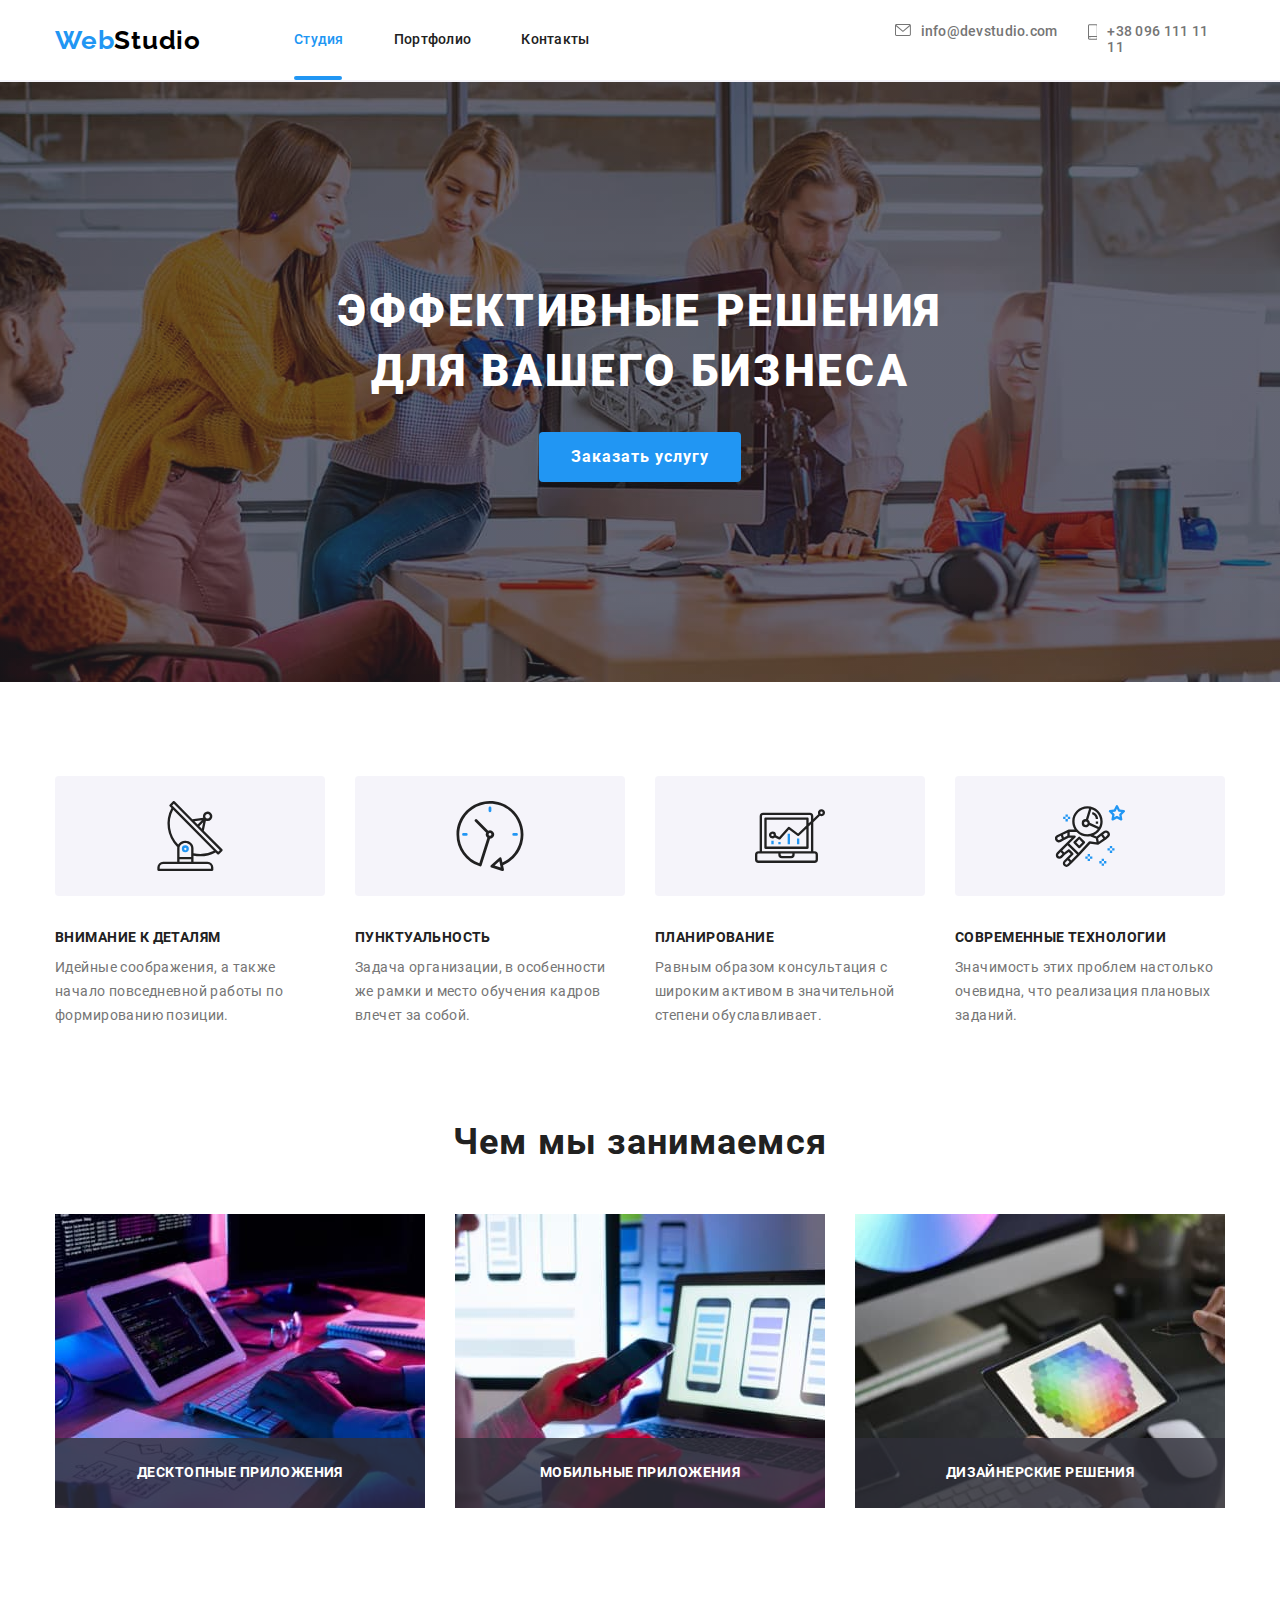
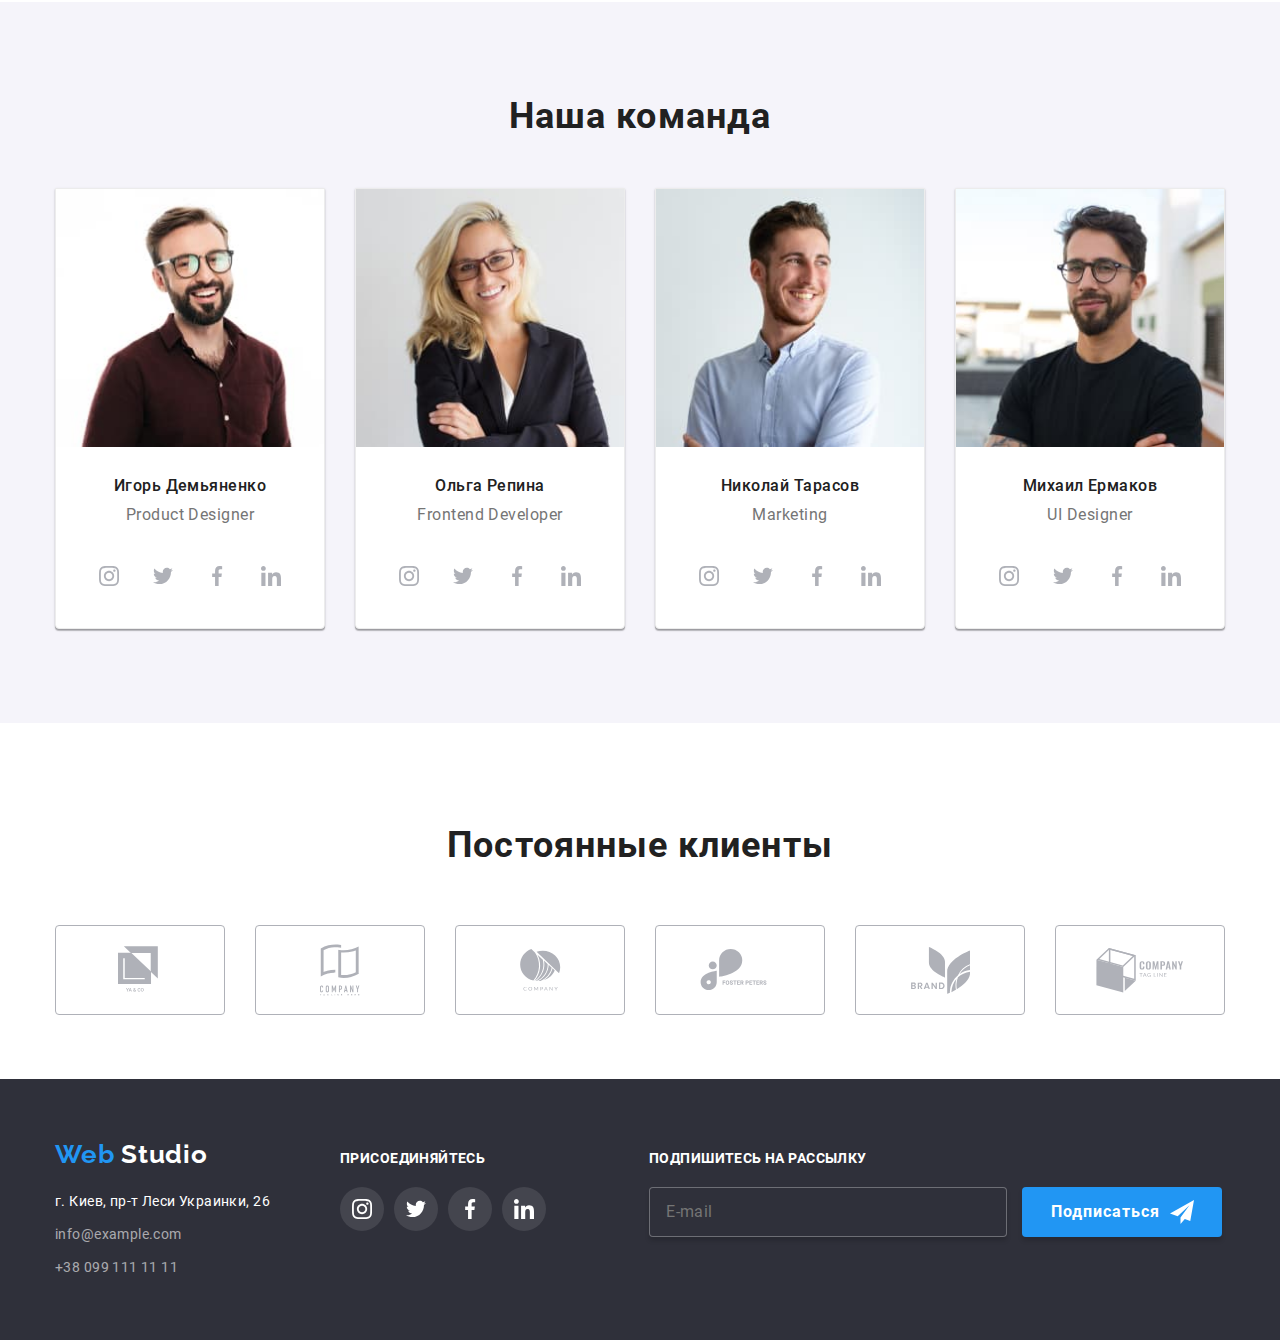
<file: index.html>
<!DOCTYPE html>
<html lang="ru">
  <head>
    <meta charset="UTF-8" />
    <meta name="viewport" content="width=device-width, initial-scale=1.0" />
    <title>Студия</title>
    <link rel="stylesheet" href="https://cdnjs.cloudflare.com/ajax/libs/modern-normalize/1.0.0/modern-normalize.min.css">
    <link rel="stylesheet" href="./css/main.min.css">
  </head>
  <body>
    <!--Шапка сайта-->

    <header class="page-header">
      <div class="container container-header">
        <!-- Логотип -->
       
        <a href="./index.html" lang="en" class="logo logo-header"><span class="logo-web">Web</span><span class="logo-studio">Studio</span></a>
      
        <!-- Навигация -->
  
        <nav class="site-nav">
          
        <ul class="navigation-button">
          <li class="item"><a class="site-nav-link studio" href="./index.html">Студия</a></li>
          <li class="item"><a class="site-nav-link" href="./portfolio.html">Портфолио</a></li>
          <li class="item"><a class="site-nav-link" href="./index-contacts.html">Контакты</a></li>
        </ul>
        <!-- Контакты -->
        <ul class="auth-nav">
          <li class="auth-nav-item">
            <a class="auth-nav-link" href="mailto:info@devstudio.com">
              <svg class="svg-mail">
                <use href="./images/sprite.svg#envelope"></use>
              </svg>
              info@devstudio.com</a></li>
          <li>
            <a class="auth-nav-link" href="tel:+380961111111">
              <svg class="svg-telephone">
                <use href="./images/sprite.svg#smartphone"></use>
              </svg>
              +38 096 111 11 11</a>
            </li>
          </ul>
      </nav>
      <button type="button" class="menu-button-open" aria-expanded="true">
        <svg class="open-icon"
        width="40" height="40">
        <use class="" href="./images/sprite4.svg#icon-menu"></use>
        </svg>
      </button>
  </div> 
  <!-- Мобильное меню -->
       <div class="mob-menu is-hidden">
       <div class="container">
          <button type="button" 
          class="menu-button-close" mob-menu>
            <svg 
            width="40" height="40">
              <use class="close-cross" href="./images/sprite4.svg#icon-close"></use>
            </svg>
          </button>
<div class="mob-menu-top">
         <ul class="mob-list">
            <li class="mob-item"><a class="mob-menu-link" href="./index.html">Студия</a></li>
            <li class="mob-item"><a class="mob-menu-link" href="./portfolio.html">Портфолио</a></li>
            <li class="mob-item"><a class="mob-menu-link" href="./index-contacts.html">Контакты</a></li>
          </ul>
        </div>
        <div class="mob-menu-bottom">
          <ul class="mob-contacts">
            <li class="mob-menu-item">
              <a class="mob-menu-link tel" href="tel:+380961111111">
                +38 096 111 11 11</a>
              </li>
          <li class="mob-mail">
            <a class="mob-menu-link mail" href="mailto:info@devstudio.com">
              info@devstudio.com</a></li>
          </ul>
          <ul class="mob-social-media">
            <li class="mob-social-item"><a class="mob-social-link" href="Instagram">Instagram</a></li>
            <li class="mob-social-item"><a class="mob-social-link" href="Twitter">Twitter</a></li>
            <li class="mob-social-item"><a class="mob-social-link" href="Facebook">Facebook</a></li>
            <li class="mob-social-item"><a class="mob-social-link" href="Linkedin">Linkedin</a></li>
          </ul>
        </div>
      </div> 
    </div> 
    </header>  
    <main>
      <!-- Герой-->
     <section class="hero overlay">
          <h1 class="hero-title">Эффективные решения для вашего бизнеса</h1>
          <button  type="button" class="button button-hero" data-modal-open>Заказать услугу</button>
      </section>

      <!--Особенности-->
      <section class="features">
        <div class="container">
          <h2 class="visually-hidden">Особенности</h2>
          <ul class="features-description">
              <li class="features-item antenna">
              <h3>Внимание к деталям</h3>
              <p>
                Идейные соображения, а также начало повседневной работы по
                формированию позиции.
              </p>
            </li>
            <li class="features-item clock">
              <h3>Пунктуальность</h3>
              <p>
                Задача организации, в особенности же рамки и место обучения кадров влечет за собой.
              </p>
            </li>
            <li class="features-item diagram">
              <h3>Планирование</h3>
              <p>
                Равным образом консультация с широким активом в значительной
                степени обуславливает.
              </p>
            </li>
            <li class="features-item astronaut">
              <h3>Современные технологии</h3>
              <p>
                Значимость этих проблем настолько очевидна, что реализация
                плановых заданий.
              </p>
            </li>
          </ul>
        </div>
        </section>
      <!--Деятельность-->
      <section class="work">
        <div class="container">
          <h2 class="work-title">Чем мы занимаемся</h2>
          <ul class="work-examples">
            <li class="work-item">
              <picture>
          <source
          srcset="
                ./images/desktop/1.jpg 1x,
                ./images/desktop/1@2x.jpg 2x"
                media="(min-width: 1200px)">
          <img 
          src="./images/img1-small.jpg" 
          alt="разработка веб-страниц" 
                />
              </picture>
              <p class="work-examples-overlay">Десктопные приложения</p>
            </li>
            <li class="work-item">
              <picture>
                <source
                srcset="
                      ./images/desktop/2.jpg 1x,
                      ./images/desktop/2@2x.jpg 2x"
                      media="(min-width: 1200px)">
              <img 
              src="./images/img2-small.jpg" 
              alt="разработка мобильных приложений" 
               />
              </picture>
              <p class="work-examples-overlay">Мобильные приложения</p>
            </li>
            <li class="work-item">
              <picture>
                <source
                srcset="
                      ./images/desktop/3.jpg 1x,
                      ./images/desktop/3@2x.jpg 2x"
                      media="(min-width: 1200px)">
              <img 
              src="./images/img3-small.jpg" 
              alt="графический дизайн"/>
            </picture>
              <p class="work-examples-overlay">Дизайнерские решения</p>
            </li>
          </ul>
        </div> 
      </section> 
      <!--Наша команда-->
      <section class="our-team">
        <div class="container">
          <h2 class="our-team-title">Наша команда</h2>
          <ul class="team-card">
            <li class="team-item">
              <picture>
                <source
                srcset="
                      ./images/desktop/desktop-photo-1.jpg 1x,
                      ./images/desktop/desktop-photo-1@2x.jpg 2x"
                      media="(min-width: 1200px)">
                <source
                srcset="
                      ./images/tablet/tablet-photo-1.jpg 1x,
                      ./images/tablet/tablet-photo-1@2x.jpg 2x"
                      media="(min-width: 768px)">
                <source
                      srcset="
                      ./images/mobile/mobile-photo-1.jpg 1x,
                      ./images/mobile/mobile-photo-1@2x.jpg 2x"
                            media="(min-width: 320px)">
              <img src="./images/team1-small.jpg" 
              alt="фото Игорь Демьяненко"/>
            </picture>
              <h3>Игорь Демьяненко</h3>
              <span>Product Designer</span>
              <ul class="social-media-list">
                <li class="social-media-item"><a class="social-media-link" href="" target="_blank" rel="noopener noreferrer">
                  <svg class="social-media-icon">
                    <use href="./images/sprite.svg#instagram"></use>
                  </svg></a></li>
                <li class="social-media-item"><a class="social-media-link" href="" target="_blank" rel="noopener noreferrer">
                  <svg class="social-media-icon">
                    <use href="./images/sprite.svg#twitter"></use>
                  </svg> </a></li>
                <li class="social-media-item"><a class="social-media-link" href="" target="_blank" rel="noopener noreferrer">
                  <svg class="social-media-icon">
                    <use href="./images/sprite.svg#facebook"></use>
                  </svg> </a></li>
                <li class="social-media-item"><a class="social-media-link" href="" target="_blank" rel="noopener noreferrer">
                  <svg class="social-media-icon">
                    <use href="./images/sprite.svg#linkedin"></use>
                  </svg></a></li>
              </ul>
            </li>
            <li class="team-item">
              <picture>
                <source
                srcset="
                      ./images/desktop/desktop-photo-2.jpg 1x,
                      ./images/desktop/desktop-photo-2@2x.jpg 2x"
                      media="(min-width: 1200px)">
                <source
                srcset="
                      ./images/tablet/tablet-photo-2.jpg 1x,
                      ./images/tablet/tablet-photo-2@2x.jpg 2x"
                      media="(min-width: 768px)">
                <source
                      srcset="
                      ./images/mobile/mobile-photo-2.jpg 1x,
                      ./images/mobile/mobile-photo-2@2x.jpg 2x"
                            media="(min-width: 320px)">
              <img 
              src="./images/team2-small.jpg" 
              alt="фото Ольга Репина"/>
            </picture>
              <h3>Ольга Репина</h3>
              <span>Frontend Developer</span>
              <ul class="social-media-list">
                <li class="social-media-item"><a class="social-media-link" href="" target="_blank" rel="noopener noreferrer">
                    <svg class="social-media-icon">
                      <use href="./images/sprite.svg#instagram"></use>
                    </svg></a></li>
                <li class="social-media-item"><a class="social-media-link" href="" target="_blank" rel="noopener noreferrer">
                    <svg class="social-media-icon">
                      <use href="./images/sprite.svg#twitter"></use>
                    </svg> </a></li>
                <li class="social-media-item"><a class="social-media-link" href="" target="_blank" rel="noopener noreferrer">
                    <svg class="social-media-icon">
                      <use href="./images/sprite.svg#facebook"></use>
                    </svg> </a></li>
                <li class="social-media-item"><a class="social-media-link" href="" target="_blank" rel="noopener noreferrer">
                    <svg class="social-media-icon">
                      <use href="./images/sprite.svg#linkedin"></use>
                    </svg></a></li>
              </ul>
            </li>
            <li class="team-item">
              <picture>
                <source
                srcset="
                      ./images/desktop/desktop-photo-3.jpg 1x,
                      ./images/desktop/desktop-photo-3@2x.jpg 2x"
                      media="(min-width: 1200px)">
                <source
                srcset="
                      ./images/tablet/tablet-photo-3.jpg 1x,
                      ./images/tablet/tablet-photo-3@2x.jpg 2x"
                      media="(min-width: 768px)">
                <source
                      srcset="
                      ./images/mobile/mobile-photo-3.jpg 1x,
                      ./images/mobile/mobile-photo-3@2x.jpg 2x"
                            media="(min-width: 320px)">
              <img 
              src="./images/team3-small.jpg" 
              alt="фото Николай Тарасов"/>
              </picture>
              <h3>Николай Тарасов</h3>
              <span>Marketing</span>
              <ul class="social-media-list">
                <li class="social-media-item"><a class="social-media-link" href="" target="_blank" rel="noopener noreferrer">
                    <svg class="social-media-icon">
                      <use href="./images/sprite.svg#instagram"></use>
                    </svg></a></li>
                <li class="social-media-item"><a class="social-media-link" href="" target="_blank" rel="noopener noreferrer">
                    <svg class="social-media-icon">
                      <use href="./images/sprite.svg#twitter"></use>
                    </svg> </a></li>
                <li class="social-media-item"><a class="social-media-link" href="" target="_blank" rel="noopener noreferrer">
                    <svg class="social-media-icon">
                      <use href="./images/sprite.svg#facebook"></use>
                    </svg> </a></li>
                <li class="social-media-item"><a class="social-media-link" href="" target="_blank" rel="noopener noreferrer">
                    <svg class="social-media-icon">
                      <use href="./images/sprite.svg#linkedin"></use>
                    </svg></a></li>
              </ul>
            </li>
            <li class="team-item">
              <picture>
                <source
                srcset="
                      ./images/desktop/desktop-photo-4.jpg 1x,
                      ./images/desktop/desktop-photo-4@2x.jpg 2x"
                      media="(min-width: 1200px)">
                <source
                srcset="
                      ./images/tablet/tablet-photo-4.jpg 1x,
                      ./images/tablet/tablet-photo-4@2x.jpg 2x"
                      media="(min-width: 768px)">
                <source
                      srcset="
                      ./images/mobile/mobile-photo-4.jpg 1x,
                      ./images/mobile/mobile-photo-4@2x.jpg 2x"
                            media="(min-width: 320px)">
              <img 
              src="./images/team4-small.jpg" 
              alt="фото Михаил Ермаков"/>
              </picture>
              <h3>Михаил Ермаков</h3>
              <span>UI Designer</span>
              <ul class="social-media-list">
                <li class="social-media-item"><a class="social-media-link" href="" target="_blank" rel="noopener noreferrer">
                    <svg class="social-media-icon">
                      <use href="./images/sprite.svg#instagram"></use>
                    </svg></a></li>
                <li class="social-media-item"><a class="social-media-link" href="" target="_blank" rel="noopener noreferrer">
                    <svg class="social-media-icon">
                      <use href="./images/sprite.svg#twitter"></use>
                    </svg> </a></li>
                <li class="social-media-item"><a class="social-media-link" href="" target="_blank" rel="noopener noreferrer">
                    <svg class="social-media-icon">
                      <use href="./images/sprite.svg#facebook"></use>
                    </svg> </a></li>
                <li class="social-media-item"><a class="social-media-link" href="" target="_blank" rel="noopener noreferrer">
                    <svg class="social-media-icon">
                      <use href="./images/sprite.svg#linkedin"></use>
                    </svg></a></li>
              </ul>
            </li>
          </ul>
        </div> 
      </section> 
      <!-- Permanent clients -->
       <section class="permanent-clients">
        <div class="container">
        <h2 class="permanent-clients-title">Постоянные клиенты</h2>
        <ul class="partners">
          <li class="thumb"><a class="partners-logo-link" href="">
            <svg class="partners-logo-svg" width="44" height="49">
              <use href="./images/sprite.svg#logo1"></use></svg>
          </a></li>
          <li class="thumb"><a class="partners-logo-link" href="">
            <svg class="partners-logo-svg" width="40" height="52">
                <use href="./images/sprite.svg#logo2"></use></svg>
            </a></li>
          <li class="thumb"><a class="partners-logo-link" href="">
            <svg class="partners-logo-svg" width="41" height="42">
                <use href="./images/sprite.svg#logo3"></use></svg>
              </a></li>
          <li class="thumb"><a class="partners-logo-link" href="">
              <svg class="partners-logo-svg" width="80" height="42">
                  <use href="./images/sprite.svg#logo4"></use></svg>
                </a></li>
          <li class="thumb"><a class="partners-logo-link" href="">
              <svg class="partners-logo-svg" width="59" height="47">
                  <use href="./images/sprite.svg#logo5"></use></svg>
                  </a></li>
          <li class="thumb"><a class="partners-logo-link" href="">
              <svg class="partners-logo-svg" width="88" height="45">
                  <use href="./images/sprite.svg#logo6"></use></svg>
                    </a></li>
        </ul>
        </div>
      </section> 
    </main>
    <!--подвал-->
        <footer class="footer">
          <div class="container container-footer">
            <div class="tablet-footer">
              <div class="contacts">
            <a href="./index.html" lang="en" class="logo logo-footer"><span class="logo-web">Web</span>
              <span class="logo-studio-footer">Studio</span></a>
            <address>
              <ul class="footer-list">
                <li class="footer-address">г. Киев, пр-т Леси Украинки, 26<br /></li>
                <li class="footer-item"><a href="mailto:info@example.com" class="footer-contacts">info@example.com</a><br /></li>
                <li class="footer-item"><a href="tel:+380991111111" class="footer-contacts">+38 099 111 11 11</a><br /></li>
              </ul>
            </address>
          </div>
          <div class="join-us">
            <p class="join-title">Присоединяйтесь</p>
              <ul class="social-media-list">
                <li class="social-media-item"><a class="social-media-link social-media-link-footer" href="" target="_blank" rel="noopener noreferrer">
                    <svg class="social-media-icon social-media-icon-footer">
                      <use href="./images/sprite.svg#instagram"></use>
                    </svg></a></li>
                <li class="social-media-item"><a class="social-media-link social-media-link-footer" href="" target="_blank" rel="noopener noreferrer">
                    <svg class="social-media-icon social-media-icon-footer">
                      <use href="./images/sprite.svg#twitter"></use>
                    </svg> </a></li>
                <li class="social-media-item"><a class="social-media-link social-media-link-footer" href="" target="_blank" rel="noopener noreferrer">
                    <svg class="social-media-icon social-media-icon-footer">
                      <use href="./images/sprite.svg#facebook"></use>
                    </svg> </a></li>
                <li class="social-media-item"><a class="social-media-link social-media-link-footer" href="" target="_blank" rel="noopener noreferrer">
                    <svg class="social-media-icon social-media-icon-footer">
                      <use href="./images/sprite.svg#linkedin"></use>
                    </svg></a></li>
              </ul>
          </div>
        </div>
          <form>
          <div class="join-us-form">
            <p class="join-title">Подпишитесь на рассылку</p>
            <input class="form-input" type="email"  name="email" placeholder="E-mail" required>
            <button class="button button-footer" type="submit">Подписаться</button>
          </div>
          </form>
          </div> 
        </footer>
    <div class="backdrop is-hidden" data-modal>
      <div class="modal">
        <div class="modal modal-window">
        <button type="button" class="modal-button" data-modal-close>
          <svg class="close-button" width="18" height="18">
            <use href="./images/sprite2.svg#close-button"></use>
          </svg>
        </button>
        <p class="modal-title">Оставьте свои данные, мы вам перезвоним</p>
        <form class="form-list">
          <div role="group" class="contact-form"> 

          <label class="form-item" for="name">Имя</label>
            <div class="input-icon">
            <input class="modal-input" type="text" id="name" name="name" placeholder=" ">
              <svg class="form-icon">
              <use href="./images/sprite2.svg#person-black"></use>
              </svg>
            </div>
       

          <label class="form-item" for="tel">Телефон</label>
            <div class="input-icon">
            <input class="modal-input" type="tel" name="tel" id="tel" placeholder=" ">
            <svg class="form-icon">
              <use href="./images/sprite2.svg#telephone"></use>
            </svg>
          </div>

          <label class="form-item" for="email">Почта</label>
            <div class="input-icon">
            <input class="modal-input" type="email" name="email" id="email" placeholder=" ">
            <svg class="form-icon">
              <use href="./images/sprite2.svg#email-black"></use>
            </svg>
          </div>  

          <label class="form-item" for="textarea">Комментарий</label>
          <textarea class="comment" name="comment" id="textarea" cols="30" rows="6" placeholder="Введите текст"></textarea>

          
          <label class="checkbox-agreement" for="checkbox">
            <input class="checkbox" type="checkbox" name="agreement" id="checkbox">
            <span class="checkbox-item"></span>
           <span class="agreement">Соглашаюсь с рассылкой и принимаю <a class="agreement agreement-link" href="" target="_blank" rel="noopener noreferrer">Условия договора</a></span>
          </label>

          <button class="button button-checkbox" type="submit">Отправить</button>
          </div>
          
        </form>
        </div>
      </div>
    </div>
    <script src="./js/modal.js"></script>
    <script src="./js/menu.js"></script>
  </body>
</html>
</file>
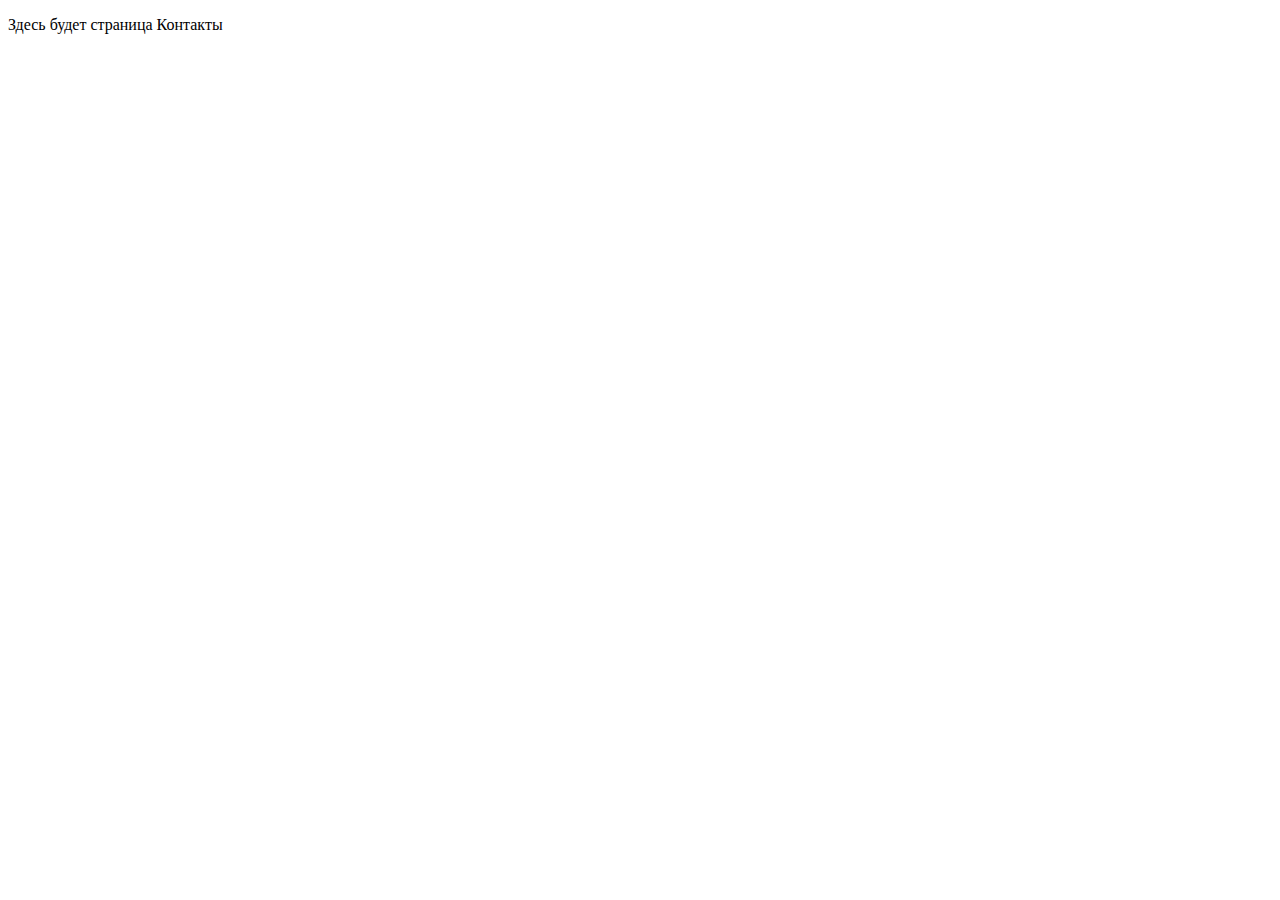
<file: index-contacts.html>
<!DOCTYPE html>
<html lang="en">
  <head>
    <meta charset="UTF-8" />
    <meta name="viewport" content="width=device-width, initial-scale=1.0" />
    <title>Контакты</title>
  </head>
  <body>
    <p>Здесь будет страница Контакты</p>
  </body>
</html>
</file>
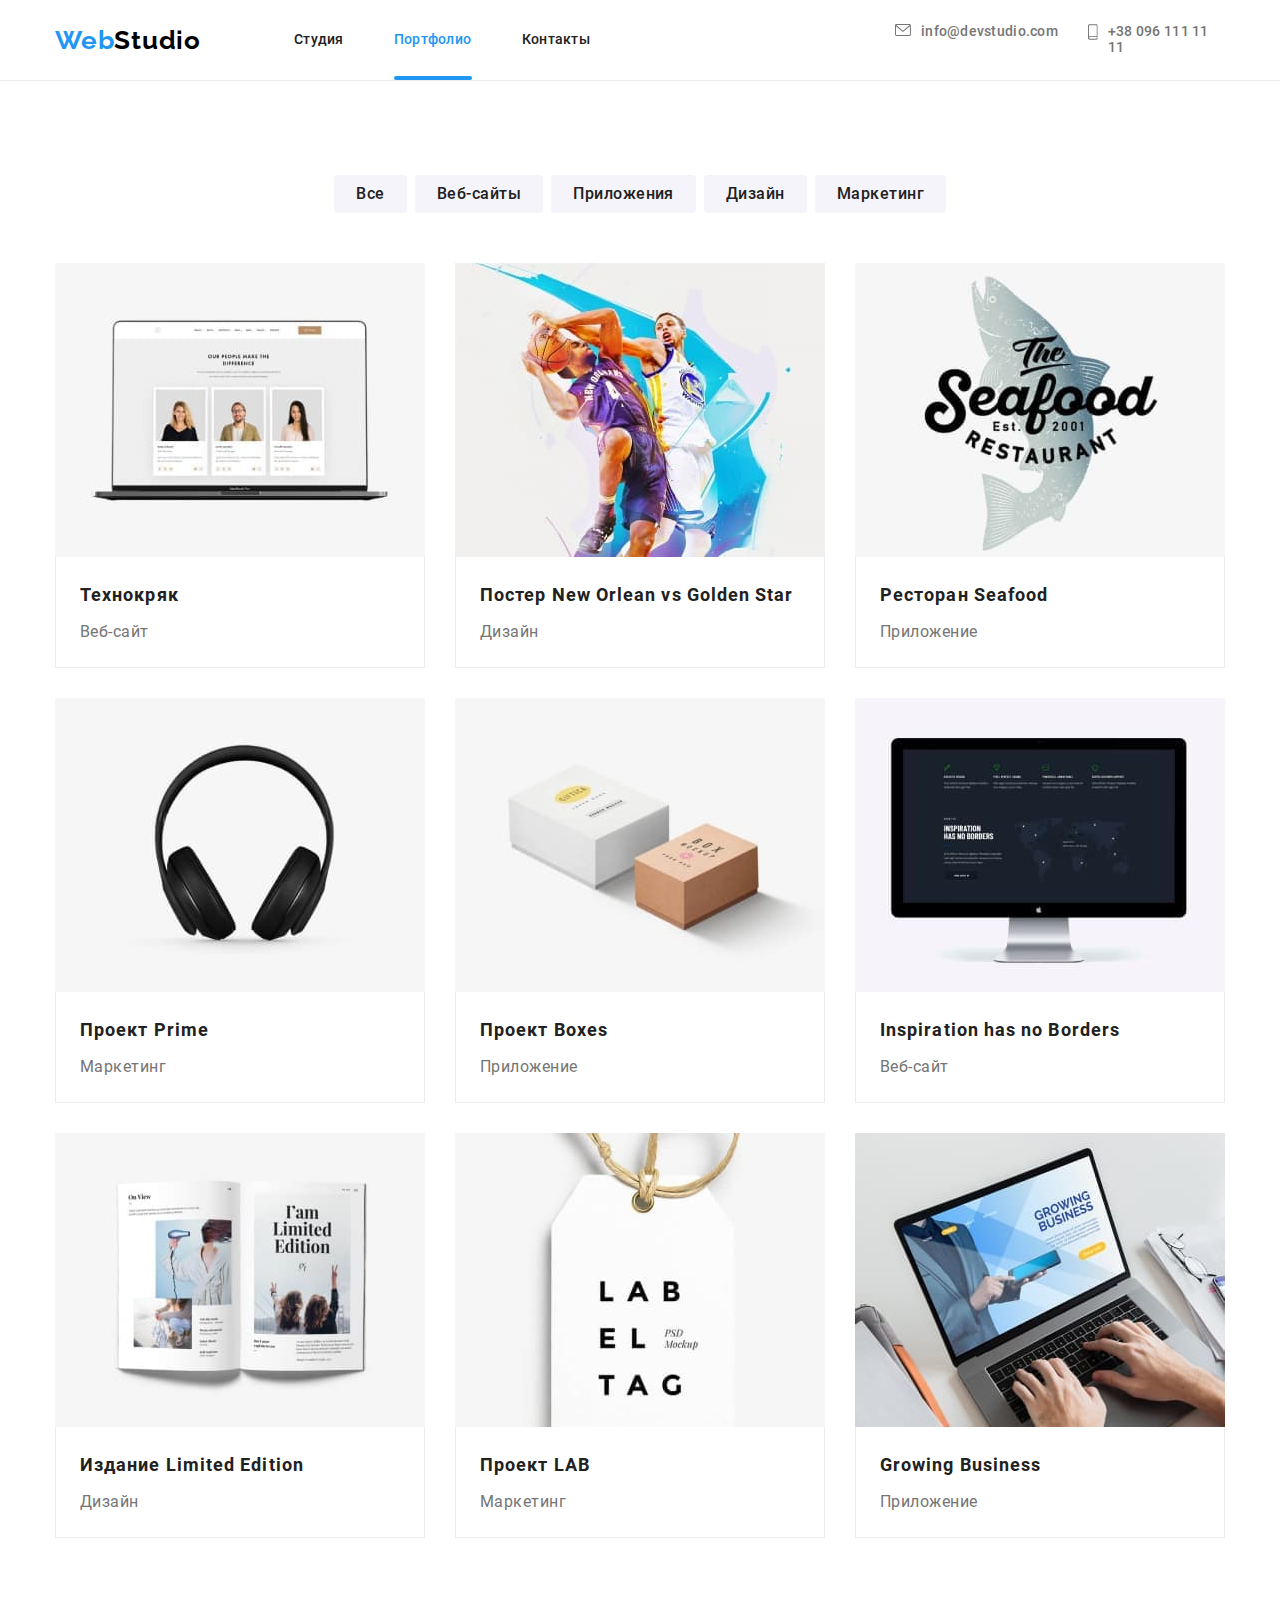
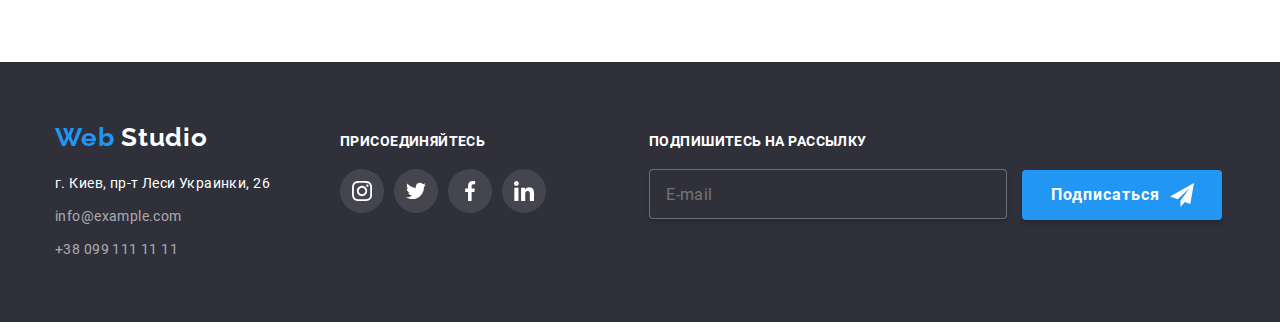
<file: portfolio.html>
<!DOCTYPE html>
<html lang="ru">
  <head>
    <meta charset="UTF-8" />
    <meta name="viewport" content="width=device-width, initial-scale=1.0" />
    <title>Портфолио</title>
    <link rel="stylesheet" href="https://cdnjs.cloudflare.com/ajax/libs/modern-normalize/1.0.0/modern-normalize.min.css">
   <!--  <link rel="stylesheet" href="./css/portfolio.css"> -->
   <link rel="stylesheet" href="./css/portfolio.min.css">
  </head>

  <body>
    <!--Шапка сайта-->
    <header class="page-header">
      <div class="container container-header">
        <!-- Логотип -->
        <a href="./index.html" lang="en" class="logo logo-header"><span class="logo-web">Web</span><span
          class="logo-studio">Studio</span></a>

            <!-- Навигация -->
        <nav class="site-nav">
        
          <ul class="navigation-button">
            <li class="item"><a href="./index.html" class="site-nav-link">Студия</a></li>
            <li class="item"><a href="./portfolio.html" class="site-nav-link portfolio">Портфолио</a></li>
            <li class="item"><a href="./index-contacts.html" class="site-nav-link">Контакты</a></li>
          </ul>
        
         <!-- Контакты -->
        <ul class="auth-nav">
          <li class="auth-nav-item">
            <a class="auth-nav-link" href="mailto:info@devstudio.com">
            <svg class="svg-mail">
              <use href="./images/sprite.svg#envelope"></use></svg>
            info@devstudio.com</a></li>
          <li>
            <a class="auth-nav-link" href="tel:+380961111111">
            <svg class="svg-telephone">
              <use href="./images/sprite.svg#smartphone"></use></svg>
            +38 096 111 11 11</a></li>
        </ul>
      </nav>
        <button type="button" class="menu-button-open" aria-expanded="true">
          <svg class="open-icon"
          width="40" height="40">
          <use class="" href="./images/sprite4.svg#icon-menu"></use>
          </svg>
        </button>
      </div>

      <!-- Мобильное меню -->
      <div class="mob-menu is-hidden">
        <div class="container">
           <button type="button" 
           class="menu-button-close" mob-menu>
             <svg 
             width="40" height="40">
               <use class="close-cross" href="./images/sprite4.svg#icon-close"></use>
             </svg>
           </button>
 <div class="mob-menu-top">
          <ul class="mob-list">
             <li class="mob-item"><a class="mob-menu-link" href="./index.html">Студия</a></li>
             <li class="mob-item"><a class="mob-menu-link" href="./portfolio.html">Портфолио</a></li>
             <li class="mob-item"><a class="mob-menu-link" href="./index-contacts.html">Контакты</a></li>
           </ul>
         </div>
         <div class="mob-menu-bottom">
           <ul class="mob-contacts">
             <li class="mob-menu-item">
               <a class="mob-menu-link tel" href="tel:+380961111111">
                 +38 096 111 11 11</a>
               </li>
           <li class="mob-mail">
             <a class="mob-menu-link mail" href="mailto:info@devstudio.com">
               info@devstudio.com</a></li>
           </ul>
           <ul class="mob-social-media">
             <li class="mob-social-item"><a class="mob-social-link" href="Instagram">Instagram</a></li>
             <li class="mob-social-item"><a class="mob-social-link" href="Twitter">Twitter</a></li>
             <li class="mob-social-item"><a class="mob-social-link" href="Facebook">Facebook</a></li>
             <li class="mob-social-item"><a class="mob-social-link" href="Linkedin">Linkedin</a></li>
           </ul>
         </div>
       </div> 
     </div> 
    </header>
    <main>
      <section class="our-projects">
        <div class="container">
          <h1 class="visually-hidden">Наши работы</h1>
          <ul class="projects-list">
            <li class="project-item"> <button type="button" class="button-project-list">Все</button></li>
            <li class="project-item"> <button type="button" class="button-project-list">Веб-сайты</button></li>
            <li class="project-item"> <button type="button" class="button-project-list">Приложения</button></li>
            <li class="project-item"> <button type="button" class="button-project-list">Дизайн</button></li>
            <li class="project-item"> <button type="button" class="button-project-list">Маркетинг</button></li>
          </ul>
          <ul class="project-card">
            <li class="project-example">
              <a class="project-item" href="">
                <div class="project-thumb">
                <picture>
                  <source 
                  srcset="
                  ./images/desktop/desktop-portfolio1.jpg 1x,
                  ./images/desktop/desktop-portfolio1@2x.jpg 2x"
                  media="(min-width: 1200px)">

                  <source 
                  srcset="
                  ./images/tablet/tablet-portfolio-1.jpg 1x,
                  ./images/tablet/tablet-portfolio-1@2x.jpg 2x"
                  media="(min-width: 768px)">

                  <source 
                  srcset="
                  ./images/mobile/mobile-portfolio-1.jpg 1x,
                  ./images/mobile/mobile-portfolio-1@2x.jpg 2x"
                  media="(min-width: 320px)">
                <img src="./portfolio-examples/portfolio1.jpg"  alt="ноутбук"/>
              </picture>
                <p class="overlay-text">Технокряк это современная площадка распространения коронавируса. Компании используют эту платформу для цифрового
                  шпионажа и атак на защищённые сервера конкурентов.</p>
                </div>
                <div class="description">
                 <h2>Технокряк</h2>
                <p>Веб-сайт</p> 
              </div>
             </a>
            </li>
            <li class="project-example">
              <a class="project-item" href="">
                <div class="project-thumb">
                  <picture>
                    <source 
                    srcset="
                    ./images/desktop/desktop-portfolio2.jpg 1x,
                    ./images/desktop/desktop-portfolio2@2x.jpg 2x"
                    media="(min-width: 1200px)">
  
                    <source 
                    srcset="
                    ./images/tablet/tablet-portfolio-2.jpg 1x,
                    ./images/tablet/tablet-portfolio-2@2x.jpg 2x"
                    media="(min-width: 768px)">
  
                    <source 
                    srcset="
                    ./images/mobile/mobile-portfolio-2.jpg 1x,
                    ./images/mobile/mobile-portfolio-2@2x.jpg 2x"
                    media="(min-width: 320px)">
                <img src="./portfolio-examples/portfolio2.jpg"  alt="баскетболисты в игре" />
              </picture>

                <p class="overlay-text">Технокряк это современная площадка распространения коронавируса. Компании используют эту
                    платформу для цифрового
                    шпионажа и атак на защищённые сервера конкурентов.</p>
                </div>
                <div class="description">
                  <h2>Постер <span lang="en">New Orlean vs Golden Star</span> </h2>
                  <p>Дизайн</p>
                </div>
              </a>
            </li>
            <li class="project-example">
              <a class="project-item" href="">
                <div class="project-thumb">
                  <picture>
                    <source 
                    srcset="
                    ./images/desktop/desktop-portfolio3.jpg 1x,
                    ./images/desktop/desktop-portfolio3@2x.jpg 2x"
                    media="(min-width: 1200px)">
  
                    <source 
                    srcset="
                    ./images/tablet/tablet-portfolio-3.jpg 1x,
                    ./images/tablet/tablet-portfolio-3@2x.jpg 2x"
                    media="(min-width: 768px)">
  
                    <source 
                    srcset="
                    ./images/mobile/mobile-portfolio-3.jpg 1x,
                    ./images/mobile/mobile-portfolio-3@2x.jpg 2x"
                    media="(min-width: 320px)">
                    <img src="./portfolio-examples/portfolio3.jpg"  alt="логотип ресторана"/>
              </picture>
                
                <p class="overlay-text">Технокряк это современная площадка распространения коронавируса. Компании используют эту
                  платформу для цифрового
                  шпионажа и атак на защищённые сервера конкурентов.</p>
                  </div>
                <div class="description"> 
                  <h2>Ресторан <span lang="en">Seafood</span></h2>
                  <p>Приложение</p>
                </div>
              </a>
            </li>
            <li class="project-example">
              <a class="project-item" href="">
                <div class="project-thumb">
                  <picture>
                    <source 
                    srcset="
                    ./images/desktop/desktop-portfolio4.jpg 1x,
                    ./images/desktop/desktop-portfolio4@2x.jpg 2x"
                    media="(min-width: 1200px)">
  
                    <source 
                    srcset="
                    ./images/tablet/tablet-portfolio-4.jpg 1x,
                    ./images/tablet/tablet-portfolio-4@2x.jpg 2x"
                    media="(min-width: 768px)">
  
                    <source 
                    srcset="
                    ./images/mobile/mobile-portfolio-4.jpg 1x,
                    ./images/mobile/mobile-portfolio-4@2x.jpg 2x"
                    media="(min-width: 320px)">
                    <img src="./portfolio-examples/portfolio4.jpg"  alt="наушники"/>
                  </picture>
                
                <p class="overlay-text">Технокряк это современная площадка распространения коронавируса. Компании используют эту
                  платформу для цифрового
                  шпионажа и атак на защищённые сервера конкурентов.</p>
                  </div>
                <div class="description">
                  <h2>Проект <span lang="en">Prime</span></h2>
                  <p>Маркетинг</p>
                </div>
              </a>
            </li>
            <li class="project-example">
              <a class="project-item" href="">
                <div class="project-thumb">
                  <picture>
                    <source 
                    srcset="
                    ./images/desktop/desktop-portfolio5.jpg 1x,
                    ./images/desktop/desktop-portfolio5@2x.jpg 2x"
                    media="(min-width: 1200px)">
  
                    <source 
                    srcset="
                    ./images/tablet/tablet-portfolio-5.jpg 1x,
                    ./images/tablet/tablet-portfolio-5@2x.jpg 2x"
                    media="(min-width: 768px)">
  
                    <source 
                    srcset="
                    ./images/mobile/mobile-portfolio-5.jpg 1x,
                    ./images/mobile/mobile-portfolio-5@2x.jpg 2x"
                    media="(min-width: 320px)">
                    <img src="./portfolio-examples/portfolio5.jpg"  alt="две коробки"/>
                  </picture>
                
                <p class="overlay-text">Технокряк это современная площадка распространения коронавируса. Компании используют эту
                  платформу для цифрового
                  шпионажа и атак на защищённые сервера конкурентов.</p>
                  </div>
                <div class="description">
                  <h2>Проект <span lang="en">Boxes</span></h2>
                  <p>Приложение</p>
                </div>
              </a>
            </li>
            <li class="project-example">
              <a class="project-item" href="">
                <div class="project-thumb">
                  <picture>
                    <source 
                    srcset="
                    ./images/desktop/desktop-portfolio6.jpg 1x,
                    ./images/desktop/desktop-portfolio6@2x.jpg 2x"
                    media="(min-width: 1200px)">
  
                    <source 
                    srcset="
                    ./images/tablet/tablet-portfolio-6.jpg 1x,
                    ./images/tablet/tablet-portfolio-6@2x.jpg 2x"
                    media="(min-width: 768px)">
  
                    <source 
                    srcset="
                    ./images/mobile/mobile-portfolio-6.jpg 1x,
                    ./images/mobile/mobile-portfolio-6@2x.jpg 2x"
                    media="(min-width: 320px)">
                    <img src="./portfolio-examples/portfolio6.jpg"  alt="монитор"/>
                  </picture>
        
                <p class="overlay-text">Технокряк это современная площадка распространения коронавируса. Компании используют эту
                  платформу для цифрового
                  шпионажа и атак на защищённые сервера конкурентов.</p>
                  </div>
                <div class="description">
                  <h2 lang="en">Inspiration has no Borders</h2>
                  <p>Веб-сайт</p>
                </div>
              </a>
            </li>
            <li class="project-example">
              <a class="project-item" href="">
                <div class="project-thumb">
                  <picture>
                    <source 
                    srcset="
                    ./images/desktop/desktop-portfolio7.jpg 1x,
                    ./images/desktop/desktop-portfolio7@2x.jpg 2x"
                    media="(min-width: 1200px)">
  
                    <source 
                    srcset="
                    ./images/tablet/tablet-portfolio-7.jpg 1x,
                    ./images/tablet/tablet-portfolio-7@2x.jpg 2x"
                    media="(min-width: 768px)">
  
                    <source 
                    srcset="
                    ./images/mobile/mobile-portfolio-7.jpg 1x,
                    ./images/mobile/mobile-portfolio-7@2x.jpg 2x"
                    media="(min-width: 320px)">
                    <img src="./portfolio-examples/portfolio7.jpg"  alt="журнал"/>
                  </picture>
                
                <p class="overlay-text">Технокряк это современная площадка распространения коронавируса. Компании используют эту
                  платформу для цифрового
                  шпионажа и атак на защищённые сервера конкурентов.</p>
                  </div>
                <div class="description">
                  <h2>Издание <span lang="en">Limited Edition</span></h2>
                  <p>Дизайн</p>
                </div> 
              </a>
            </li>
            <li class="project-example">
              <a class="project-item" href="">
                <div class="project-thumb">
                  <picture>
                    <source 
                    srcset="
                    ./images/desktop/desktop-portfolio8.jpg 1x,
                    ./images/desktop/desktop-portfolio8@2x.jpg 2x"
                    media="(min-width: 1200px)">
  
                    <source 
                    srcset="
                    ./images/tablet/tablet-portfolio-8.jpg 1x,
                    ./images/tablet/tablet-portfolio-8@2x.jpg 2x"
                    media="(min-width: 768px)">
  
                    <source 
                    srcset="
                    ./images/mobile/mobile-portfolio-8.jpg 1x,
                    ./images/mobile/mobile-portfolio-8@2x.jpg 2x"
                    media="(min-width: 320px)">
                    <img src="./portfolio-examples/portfolio8.jpg"  alt="этикетка"/>
                  </picture>
               
                <p class="overlay-text">Технокряк это современная площадка распространения коронавируса. Компании используют эту
                  платформу для цифрового
                  шпионажа и атак на защищённые сервера конкурентов.</p>
                  </div>
                <div class="description">
                  <h2>Проект <span lang="en">LAB</span></h2>
                  <p>Маркетинг</p>
                </div>
              </a>
            </li>
            <li class="project-example">
              <a class="project-item" href="">
                <div class="project-thumb">
                  <picture>
                    <source 
                    srcset="
                    ./images/desktop/desktop-portfolio9.jpg 1x,
                    ./images/desktop/desktop-portfolio9@2x.jpg 2x"
                    media="(min-width: 1200px)">
  
                    <source 
                    srcset="
                    ./images/tablet/tablet-portfolio-9.jpg 1x,
                    ./images/tablet/tablet-portfolio-9@2x.jpg 2x"
                    media="(min-width: 768px)">
  
                    <source 
                    srcset="
                    ./images/mobile/mobile-portfolio-9.jpg 1x,
                    ./images/mobile/mobile-portfolio-9@2x.jpg 2x"
                    media="(min-width: 320px)">
                    <img src="./portfolio-examples/portfolio9.jpg"  alt="человек работает за ноутбуком"/>
                  </picture>
                 
                <p class="overlay-text">Технокряк это современная площадка распространения коронавируса. Компании используют эту
                  платформу для цифрового
                  шпионажа и атак на защищённые сервера конкурентов.</p>
                  </div>
                <div class="description">
                  <h2 lang="en">Growing Business</h2>
                  <p>Приложение</p>
                </div>
              </a>
            </li>
          </ul>
        </div>
      </section>
    </main>
  <!--подвал-->
  <footer class="footer">
    <div class="container container-footer">
      <div class="tablet-footer">
        <div class="contacts">
      <a href="./index.html" lang="en" class="logo logo-footer"><span class="logo-web">Web</span>
        <span class="logo-studio-footer">Studio</span></a>
      <address>
        <ul class="footer-list">
          <li class="footer-address">г. Киев, пр-т Леси Украинки, 26<br /></li>
          <li class="footer-item"><a href="mailto:info@example.com" class="footer-contacts">info@example.com</a><br /></li>
          <li class="footer-item"><a href="tel:+380991111111" class="footer-contacts">+38 099 111 11 11</a><br /></li>
        </ul>
      </address>
      </div>
      <div class="join-us">
        <p class="join-title">Присоединяйтесь</p>
        <ul class="social-media-list">
          <li class="social-media-item"><a class="social-media-link social-media-link-footer" href="" target="_blank" rel="noopener noreferrer">
              <svg class="social-media-icon social-media-icon-footer">
                <use href="./images/sprite.svg#instagram"></use> </svg></a></li>
          <li class="social-media-item"><a class="social-media-link social-media-link-footer" href="" target="_blank" rel="noopener noreferrer">
              <svg class="social-media-icon social-media-icon-footer">
                <use href="./images/sprite.svg#twitter"></use>
              </svg> </a></li>
          <li class="social-media-item"><a class="social-media-link social-media-link-footer" href="" target="_blank" rel="noopener noreferrer">
              <svg class="social-media-icon social-media-icon-footer">
                <use href="./images/sprite.svg#facebook"></use>
              </svg> </a></li>
          <li class="social-media-item"><a class="social-media-link social-media-link-footer" href="" target="_blank" rel="noopener noreferrer">
              <svg class="social-media-icon social-media-icon-footer">
                <use href="./images/sprite.svg#linkedin"></use></svg></a></li> 
        </ul>
      </div>
    </div>
      <form>
        <div class="join-us-form">
          <p class="join-title">Подпишитесь на рассылку</p>
          <input class="form-input"  type="email" name="email" placeholder="E-mail" required>
          <button class="button button-footer" type="submit">Подписаться</button>
        </div>
      </form>
      </div>
  </footer>
  <script src="./js/menu.js"></script>
  </body>
</html>
</file>
<file: css/portfolio.css>
/* raleway-regular - latin_cyrillic */
@font-face {
  font-family: "Raleway";
  font-style: normal;
  font-weight: 400;
  src: url("../fonts/raleway/raleway-v18-latin_cyrillic-regular.eot");
  src: local(""), url("../fonts/raleway/raleway-v18-latin_cyrillic-regular.eot?#iefix") format("embedded-opentype"), url("../fonts/raleway/raleway-v18-latin_cyrillic-regular.woff2") format("woff2"), url("../fonts/raleway/raleway-v18-latin_cyrillic-regular.woff") format("woff"), url("../fonts/raleway/raleway-v18-latin_cyrillic-regular.ttf") format("truetype"), url("../fonts/raleway/raleway-v18-latin_cyrillic-regular.svg#Raleway") format("svg");
}

/* raleway-700 - latin_cyrillic */
@font-face {
  font-family: "Raleway";
  font-style: normal;
  font-weight: 700;
  src: url("../fonts/raleway/raleway-v18-latin_cyrillic-700.eot");
  src: local(""), url("../fonts/raleway/raleway-v18-latin_cyrillic-700.eot?#iefix") format("embedded-opentype"), url("../fonts/raleway/raleway-v18-latin_cyrillic-700.woff2") format("woff2"), url("../fonts/raleway/raleway-v18-latin_cyrillic-700.woff") format("woff"), url("../fonts/raleway/raleway-v18-latin_cyrillic-700.ttf") format("truetype"), url("../fonts/raleway/raleway-v18-latin_cyrillic-700.svg#Raleway") format("svg");
}

/* roboto-regular - latin_cyrillic */
@font-face {
  font-family: "Roboto";
  font-style: normal;
  font-weight: 400;
  src: url("../fonts/roboto/roboto-v20-latin_cyrillic-regular.eot");
  src: local(""), url("../fonts/roboto/roboto-v20-latin_cyrillic-regular.eot?#iefix") format("embedded-opentype"), url("../fonts/roboto/roboto-v20-latin_cyrillic-regular.woff2") format("woff2"), url("../fonts/roboto/roboto-v20-latin_cyrillic-regular.woff") format("woff"), url("../fonts/roboto/roboto-v20-latin_cyrillic-regular.ttf") format("truetype"), url("../fonts/roboto/roboto-v20-latin_cyrillic-regular.svg#Roboto") format("svg");
}

/* roboto-500 - latin_cyrillic */
@font-face {
  font-family: "Roboto";
  font-style: normal;
  font-weight: 500;
  src: url("../fonts/roboto/roboto-v20-latin_cyrillic-500.eot");
  src: local(""), url("../fonts/roboto/roboto-v20-latin_cyrillic-500.eot?#iefix") format("embedded-opentype"), url("../fonts/roboto/roboto-v20-latin_cyrillic-500.woff2") format("woff2"), url("../fonts/roboto/roboto-v20-latin_cyrillic-500.woff") format("woff"), url("../fonts/roboto/roboto-v20-latin_cyrillic-500.ttf") format("truetype"), url("../fonts/roboto/roboto-v20-latin_cyrillic-500.svg#Roboto") format("svg");
}

/* roboto-700 - latin_cyrillic */
@font-face {
  font-family: "Roboto";
  font-style: normal;
  font-weight: 700;
  src: url("../fonts/roboto/roboto-v20-latin_cyrillic-700.eot");
  src: local(""), url("../fonts/roboto/roboto-v20-latin_cyrillic-700.eot?#iefix") format("embedded-opentype"), url("../fonts/roboto/roboto-v20-latin_cyrillic-700.woff2") format("woff2"), url("../fonts/roboto/roboto-v20-latin_cyrillic-700.woff") format("woff"), url("../fonts/roboto/roboto-v20-latin_cyrillic-700.ttf") format("truetype"), url("../fonts/roboto/roboto-v20-latin_cyrillic-700.svg#Roboto") format("svg");
}

/* roboto-900 - latin_cyrillic */
@font-face {
  font-family: "Roboto";
  font-style: normal;
  font-weight: 900;
  src: url("../fonts/roboto/roboto-v20-latin_cyrillic-900.eot");
  src: local(""), url("../fonts/roboto/roboto-v20-latin_cyrillic-900.eot?#iefix") format("embedded-opentype"), url("../fonts/roboto/roboto-v20-latin_cyrillic-900.woff2") format("woff2"), url("../fonts/roboto/roboto-v20-latin_cyrillic-900.woff") format("woff"), url("../fonts/roboto/roboto-v20-latin_cyrillic-900.ttf") format("truetype"), url("../fonts/roboto/roboto-v20-latin_cyrillic-900.svg#Roboto") format("svg");
}

body {
  font-family: "Roboto", sans-serif;
}

img {
  display: block;
  max-width: 100%;
  height: auto;
}

.visually-hidden {
  position: absolute;
  clip: rect(0 0 0 0);
  width: 1px;
  height: 1px;
  margin: -1px;
}

.is-hidden {
  visibility: hidden;
  opacity: 0;
  pointer-events: none;
}

a {
  text-decoration: none;
}

ul {
  list-style: none;
  padding: 0;
  margin: 0;
}

.container {
  padding-left: 15px;
  padding-right: 15px;
  margin-left: auto;
  margin-right: auto;
}

@media screen and (min-width: 480px) {
  .container {
    width: 480px;
  }
}

@media screen and (min-width: 768px) {
  .container {
    width: 768px;
  }
}

@media screen and (min-width: 1200px) {
  .container {
    width: 1200px;
  }
}

.container-header {
  display: -webkit-box;
  display: -ms-flexbox;
  display: flex;
  -webkit-box-pack: justify;
      -ms-flex-pack: justify;
          justify-content: space-between;
  -webkit-box-align: center;
      -ms-flex-align: center;
          align-items: center;
}

@media screen and (min-width: 480px) {
  .container-header {
    width: 480px;
  }
}

@media screen and (min-width: 768px) {
  .container-header {
    width: 768px;
    display: -webkit-box;
    display: -ms-flexbox;
    display: flex;
  }
}

@media screen and (min-width: 1200px) {
  .container-header {
    width: 1200px;
  }
}

@media screen and (min-width: 480px) {
  .container-header-footer {
    width: 480px;
  }
}

@media screen and (min-width: 768px) {
  .container-header-footer {
    width: 768px;
  }
}

@media screen and (min-width: 1200px) {
  .container-footer {
    width: 1200px;
    display: -webkit-box;
    display: -ms-flexbox;
    display: flex;
  }
}

.page-header {
  background-color: #ffffff;
  border-bottom: 1px solid #ececec;
}

@media screen and (max-width: 767px) {
  .page-header {
    padding-bottom: 16px;
    padding-top: 16px;
  }
}

.item {
  display: -webkit-box;
  display: -ms-flexbox;
  display: flex;
  font-weight: 500;
  font-size: 14px;
  line-height: 1.14;
  letter-spacing: 0.02em;
}

.mob-menu {
  position: fixed;
  top: 0;
  left: 0;
  background-color: #ffffff;
  width: 100%;
  height: 100%;
  z-index: 5;
  padding-top: 48px;
  padding-bottom: 48px;
  padding-left: 40px;
}

.mob-menu .container {
  height: 100%;
  display: -webkit-box;
  display: -ms-flexbox;
  display: flex;
  -webkit-box-orient: vertical;
  -webkit-box-direction: normal;
      -ms-flex-direction: column;
          flex-direction: column;
  -webkit-box-pack: justify;
      -ms-flex-pack: justify;
          justify-content: space-between;
}

.mob-item:not(:last-child) {
  margin-bottom: 32px;
}

.mob-menu-item:not(:last-child) {
  margin-bottom: 32px;
}

.mob-social-media {
  display: -webkit-box;
  display: -ms-flexbox;
  display: flex;
}

.mob-social-item:not(:last-child) {
  border-right: 1px solid rgba(33, 33, 33, 0.2);
}

.mob-social-item:not(:last-child):first-child {
  margin-left: -10px;
}

.mob-contacts {
  margin-bottom: 64px;
}

.mob-social-link {
  display: block;
  color: #2196f3;
  font-weight: 500;
  font-size: 18px;
  line-height: 1.22;
  letter-spacing: 0.02em;
  padding-right: 10px;
  padding-left: 10px;
}

.header-close {
  display: none;
}

.site-nav {
  display: -webkit-box;
  display: -ms-flexbox;
  display: flex;
  -webkit-box-align: center;
      -ms-flex-align: center;
          align-items: center;
}

@media screen and (min-width: 768px) {
  .site-nav {
    -webkit-box-align: center;
        -ms-flex-align: center;
            align-items: center;
  }
}

@media screen and (min-width: 768px) {
  .site-nav-link {
    color: #212121;
    padding-top: 32px;
    padding-bottom: 32px;
    -webkit-transition-duration: 250ms;
            transition-duration: 250ms;
    -webkit-transition-timing-function: cubic-bezier(0.4, 0, 0.2, 1);
            transition-timing-function: cubic-bezier(0.4, 0, 0.2, 1);
  }
  .site-nav-link:hover, .site-nav-link:focus {
    color: #2196f3;
  }
}

.mob-menu-link {
  color: #212121;
  font-weight: 500;
  font-size: 40px;
  line-height: 1.17;
  letter-spacing: 0.02em;
}

.mob-menu-link:hover, .mob-menu-link:focus {
  color: #2196f3;
}

.tel {
  color: #2196f3;
  font-size: 34px;
  line-height: 1.17;
  letter-spacing: 0.02em;
}

.mail {
  color: #757575;
  font-size: 24px;
  line-height: 1.16;
  letter-spacing: 0.02em;
}

.navigation-button {
  display: none;
}

@media screen and (min-width: 768px) {
  .navigation-button {
    display: -webkit-box;
    display: -ms-flexbox;
    display: flex;
  }
}

@media screen and (min-width: 768px) {
  .navigation-button .item:not(:last-child) {
    margin-right: 50px;
  }
}

@media screen and (min-width: 768px) {
  .studio {
    padding-bottom: 0;
    color: #2196f3;
  }
}

@media screen and (min-width: 768px) {
  .studio::after {
    content: "";
    display: block;
    position: absolut;
    margin-top: 28px;
    width: 48px;
    height: 4px;
    border-radius: 2px;
    background-color: #2196f3;
  }
}

.portfolio {
  padding-bottom: 0;
  color: #2196f3;
}

.portfolio::after {
  content: "";
  display: block;
  position: absolut;
  margin-top: 28px;
  width: 78px;
  height: 4px;
  border-radius: 2px;
  background-color: #2196f3;
}

@media screen and (min-width: 768px) {
  .item {
    position: relative;
  }
}

@media screen and (max-width: 767px) {
  .auth-nav {
    display: none;
  }
}

@media screen and (min-width: 768px) and (max-width: 1199px) {
  .auth-nav {
    display: block;
    margin-left: 84px;
    padding-top: 21px;
    padding-bottom: 21px;
  }
}

@media screen and (min-width: 1200px) {
  .auth-nav {
    display: -webkit-box;
    display: -ms-flexbox;
    display: flex;
    margin-left: 305px;
  }
}

@media screen and (min-width: 1200px) {
  .auth-nav li:not(:last-child) {
    margin-right: 30px;
  }
}

.auth-nav-link {
  display: -webkit-box;
  display: -ms-flexbox;
  display: flex;
  -webkit-box-align: start;
      -ms-flex-align: start;
          align-items: flex-start;
  color: #757575;
  font-weight: 500;
  font-size: 12px;
  line-height: 1.17;
  letter-spacing: 0.02em;
  -webkit-transition-duration: 250ms;
          transition-duration: 250ms;
  -webkit-transition-timing-function: cubic-bezier(0.4, 0, 0.2, 1);
          transition-timing-function: cubic-bezier(0.4, 0, 0.2, 1);
}

@media screen and (min-width: 1200px) {
  .auth-nav-link {
    font-size: 14px;
    line-height: 1.14;
  }
}

.auth-nav-link:hover, .auth-nav-link:focus {
  color: #2196f3;
}

.auth-nav-link:hover .svg-telephone,
.auth-nav-link:hover .svg-mail, .auth-nav-link:focus .svg-telephone,
.auth-nav-link:focus .svg-mail {
  fill: #2196f3;
}

@media screen and (min-width: 768px) {
  .svg-telephone {
    width: 10px;
    height: 14px;
    margin-right: 8px;
    fill: #757575;
    -webkit-transition-duration: 250ms;
            transition-duration: 250ms;
    -webkit-transition-timing-function: cubic-bezier(0.4, 0, 0.2, 1);
            transition-timing-function: cubic-bezier(0.4, 0, 0.2, 1);
  }
}

@media screen and (min-width: 1200px) {
  .svg-telephone {
    margin-right: 10px;
    width: 10px;
    height: 16px;
  }
}

@media screen and (min-width: 768px) {
  .svg-mail {
    width: 14px;
    height: 10px;
    margin-right: 8px;
    fill: #757575;
    -webkit-transition-duration: 250ms;
            transition-duration: 250ms;
    -webkit-transition-timing-function: cubic-bezier(0.4, 0, 0.2, 1);
            transition-timing-function: cubic-bezier(0.4, 0, 0.2, 1);
  }
}

@media screen and (min-width: 1200px) {
  .svg-mail {
    width: 16px;
    height: 12px;
    margin-right: 10px;
  }
}

@media screen and (min-width: 768px) and (max-width: 1199px) {
  .auth-nav-item:not(:last-child) {
    margin-bottom: 10px;
  }
}

.logo {
  font-family: Raleway, sans-serif;
  font-weight: 700;
  font-size: 24px;
  line-height: 1.16;
}

@media screen and (min-width: 1200px) {
  .logo {
    font-size: 26px;
    line-height: 1.19;
    letter-spacing: 0.03em;
  }
}

@media screen and (min-width: 768px) {
  .logo-header {
    margin-right: 88px;
  }
}

@media screen and (min-width: 1200px) {
  .logo-header {
    margin-right: 93px;
  }
}

.logo-web {
  color: #2196f3;
}

.logo-studio {
  color: #000000;
}

.logo-footer {
  display: inline-block;
  margin-bottom: 20px;
}

.logo-studio-footer {
  color: #ffffff;
}

@media screen and (max-width: 1199px) {
  .our-projects {
    padding-top: 60px;
    padding-bottom: 60px;
  }
}

@media screen and (min-width: 1200px) {
  .our-projects {
    padding-top: 94px;
    padding-bottom: 94px;
  }
}

.projects-list {
  display: -webkit-box;
  display: -ms-flexbox;
  display: flex;
  -ms-flex-wrap: wrap;
      flex-wrap: wrap;
  -webkit-box-pack: start;
      -ms-flex-pack: start;
          justify-content: flex-start;
  margin-top: 0;
  margin-bottom: 40px;
}

@media screen and (min-width: 768px) {
  .projects-list {
    -webkit-box-pack: center;
        -ms-flex-pack: center;
            justify-content: center;
    -ms-flex-wrap: nowrap;
        flex-wrap: nowrap;
    margin-bottom: 30px;
  }
}

@media screen and (min-width: 1200px) {
  .projects-list {
    margin-bottom: 50px;
  }
}

.project-item:not(:last-child) {
  margin-right: 8px;
}

@media screen and (max-width: 767px) {
  .project-item:nth-child(-n+3) {
    margin-bottom: 15px;
  }
}

.visually-hidden {
  position: absolute;
  clip: rect(0 0 0 0);
  width: 1px;
  height: 1px;
  margin: -1px;
}

.button {
  margin-left: auto;
  margin-right: auto;
  border-radius: 4px;
  border: none;
  background-color: #2196f3;
  color: #ffffff;
  font-family: Roboto, sans-serif;
  font-weight: 700;
  font-size: 16px;
  line-height: 1.87;
  letter-spacing: 0.06em;
}

.button-hero {
  display: block;
  min-width: 200px;
  border-radius: 4px;
  padding: 10px 32px;
}

.button-footer {
  display: -webkit-inline-box;
  display: -ms-inline-flexbox;
  display: inline-flex;
  -webkit-box-align: center;
      -ms-flex-align: center;
          align-items: center;
  width: 200px;
  height: 50px;
  padding-top: 10px;
  padding-bottom: 10px;
  padding-left: 29px;
  padding-right: 28px;
  -webkit-box-shadow: 0px 4px 4px rgba(0, 0, 0, 0.15);
          box-shadow: 0px 4px 4px rgba(0, 0, 0, 0.15);
}

.button-footer::after {
  display: block;
  content: "";
  width: 24px;
  height: 24px;
  margin-left: 10px;
  background-image: url(../images/icon-send.svg);
}

.button-checkbox {
  display: block;
  width: 200px;
  padding: 10px 56px;
  -webkit-box-shadow: 0px 4px 4px rgba(0, 0, 0, 0.15);
          box-shadow: 0px 4px 4px rgba(0, 0, 0, 0.15);
}

.button-project-list {
  display: inline-block;
  min-width: 73px;
  padding: 6px 22px;
  border-radius: 4px;
  border: none;
  background-color: #f5f4fa;
  color: #212121;
  font-family: Roboto, sans-serif;
  font-weight: 500;
  font-size: 16px;
  line-height: 1.62;
  letter-spacing: 0.03em;
  cursor: pointer;
  -webkit-transition-duration: 250ms;
          transition-duration: 250ms;
  -webkit-transition-timing-function: cubic-bezier(0.4, 0, 0.2, 1);
          transition-timing-function: cubic-bezier(0.4, 0, 0.2, 1);
}

.button-project-list:hover, .button-project-list:focus {
  background-color: #2196f3;
  color: #ffffff;
}

.menu-button-open {
  display: -webkit-inline-box;
  display: -ms-inline-flexbox;
  display: inline-flex;
  margin: 0;
  padding: 0;
  border: none;
  background-color: #ffffff;
}

@media screen and (min-width: 768px) {
  .menu-button-open {
    display: none;
  }
}

.open-icon:hover,
.open-icon:focus {
  fill: #2196f3;
}

.menu-button-close {
  display: block;
  position: absolute;
  top: 10px;
  right: 15px;
  border: none;
  background-color: #ffffff;
}

.close-cross {
  width: 18px;
  height: 18px;
}

.close-cross:hover, .close-cross:focus {
  fill: #2196f3;
}

@media screen and (max-width: 767px) {
  .project-card {
    display: -webkit-box;
    display: -ms-flexbox;
    display: flex;
    -webkit-box-orient: vertical;
    -webkit-box-direction: normal;
        -ms-flex-direction: column;
            flex-direction: column;
    -webkit-box-align: center;
        -ms-flex-align: center;
            align-items: center;
  }
}

@media screen and (min-width: 768px) {
  .project-card {
    display: -webkit-box;
    display: -ms-flexbox;
    display: flex;
    -ms-flex-wrap: wrap;
        flex-wrap: wrap;
    margin-right: -30px;
  }
}

@media screen and (min-width: 1200px) {
  .project-card {
    display: -webkit-box;
    display: -ms-flexbox;
    display: flex;
    -ms-flex-wrap: wrap;
        flex-wrap: wrap;
    margin-right: -30px;
  }
}

.project-thumb {
  position: relative;
  margin: 0;
  overflow: hidden;
}

.project-example {
  margin-bottom: 30px;
  -webkit-transition-duration: 250ms;
          transition-duration: 250ms;
  -webkit-transition-timing-function: cubic-bezier(0.4, 0, 0.2, 1);
          transition-timing-function: cubic-bezier(0.4, 0, 0.2, 1);
}

.project-example:last-child {
  margin-bottom: 0;
}

@media screen and (min-width: 768px) and (max-width: 1199px) {
  .project-example {
    -ms-flex-preferred-size: calc(100% / 2 - 30px);
        flex-basis: calc(100% / 2 - 30px);
    margin-right: 30px;
  }
  .project-example:nth-child(2n) {
    margin-right: 0;
  }
}

@media screen and (min-width: 1200px) {
  .project-example {
    margin-right: 30px;
    -ms-flex-preferred-size: calc(100% / 3 - 30px);
        flex-basis: calc(100% / 3 - 30px);
  }
  .project-example:nth-child(3n) {
    margin-right: 0;
  }
}

.project-example:hover, .project-example:focus {
  -webkit-box-shadow: 0px 1px 1px rgba(0, 0, 0, 0.12), 0px 4px 4px rgba(0, 0, 0, 0.06), 1px 4px 6px rgba(0, 0, 0, 0.16);
          box-shadow: 0px 1px 1px rgba(0, 0, 0, 0.12), 0px 4px 4px rgba(0, 0, 0, 0.06), 1px 4px 6px rgba(0, 0, 0, 0.16);
}

.overlay-text {
  position: absolute;
  display: block;
  width: 100%;
  height: 100%;
  left: 0;
  top: 0;
  background-color: rgba(33, 150, 243, 0.9);
  padding-top: 63px;
  padding-bottom: 63px;
  padding-left: 18px;
  padding-right: 24px;
  font-family: "Roboto", sans-serif;
  font-weight: 400;
  font-size: 18px;
  line-height: 1.56;
  letter-spacing: 0.03em;
  color: #ffffff;
  -webkit-transform: translatey(100%);
          transform: translatey(100%);
  -webkit-transition: -webkit-transform 250ms ease;
  transition: -webkit-transform 250ms ease;
  transition: transform 250ms ease;
  transition: transform 250ms ease, -webkit-transform 250ms ease;
}

.project-thumb:hover .overlay-text {
  -webkit-transform: translatex(0);
          transform: translatex(0);
}

.project-item:focus .overlay-text {
  -webkit-transform: translatex(0);
          transform: translatex(0);
}

.description {
  display: block;
  padding-top: 20px;
  padding-right: 24px;
  padding-bottom: 20px;
  padding-left: 24px;
  border-left: #ececec solid 1px;
  border-bottom: #ececec solid 1px;
  border-right: #ececec solid 1px;
}

h2 {
  margin-top: 0;
  margin-bottom: 4px;
  color: #212121;
  font-weight: 700;
  font-size: 18px;
  line-height: 2;
  letter-spacing: 0.06em;
}

p {
  margin-top: 0;
  margin-bottom: 0;
  color: #757575;
  font-weight: 400;
  font-size: 16px;
  line-height: 1.87;
  letter-spacing: 0.03em;
}

.footer {
  padding-top: 60px;
  padding-bottom: 60px;
  background-color: #2f303a;
  font-weight: 400;
  font-style: normal;
  font-size: 14px;
  line-height: 1.71;
  letter-spacing: 0.03em;
}

.contacts {
  text-align: center;
  margin-bottom: 60px;
}

@media screen and (min-width: 768px) and (max-width: 1199px) {
  .contacts {
    margin-left: 61px;
    margin-right: 165px;
  }
}

@media screen and (min-width: 1200px) {
  .contacts {
    margin-right: 70px;
    text-align: start;
    margin-bottom: 0;
  }
}

.join-us {
  text-align: center;
  margin-bottom: 60px;
}

@media screen and (min-width: 768px) and (max-width: 1199px) {
  .join-us {
    padding-top: 5px;
  }
}

@media screen and (min-width: 1200px) {
  .join-us {
    padding-top: 12px;
    margin-bottom: 0;
    text-align: start;
  }
}

.join-us-form {
  text-align: center;
}

@media screen and (min-width: 768px) and (max-width: 1199px) {
  .join-us-form {
    display: -webkit-box;
    display: -ms-flexbox;
    display: flex;
    -webkit-box-orient: vertical;
    -webkit-box-direction: normal;
        -ms-flex-direction: column;
            flex-direction: column;
    -webkit-box-align: center;
        -ms-flex-align: center;
            align-items: center;
  }
}

@media screen and (min-width: 1200px) {
  .join-us-form {
    text-align: start;
    padding-top: 12px;
  }
}

.footer-address {
  display: inline-block;
  margin-bottom: 9px;
  font-size: 14px;
  font-style: normal;
  line-height: 1.71;
  letter-spacing: 0.03em;
  color: #ffffff;
}

.footer-contacts {
  display: inline-block;
  font-style: normal;
  font-size: 14px;
  line-height: 1.71;
  letter-spacing: 0.03em;
  color: rgba(255, 255, 255, 0.6);
  -webkit-transition-duration: 250ms;
          transition-duration: 250ms;
  -webkit-transition-timing-function: cubic-bezier(0.4, 0, 0.2, 1);
          transition-timing-function: cubic-bezier(0.4, 0, 0.2, 1);
}

.footer-contacts:hover, .footer-contacts:focus {
  color: #2196f3;
}

.footer-item:not(:last-child) {
  margin-bottom: 9px;
}

@media screen and (min-width: 768px) {
  .tablet-footer {
    display: -webkit-box;
    display: -ms-flexbox;
    display: flex;
  }
}

@media screen and (min-width: 1200px) {
  .tablet-footer {
    margin-right: 103px;
  }
}

.social-media-list {
  display: -webkit-box;
  display: -ms-flexbox;
  display: flex;
  -webkit-box-pack: center;
      -ms-flex-pack: center;
          justify-content: center;
}

.social-media-link {
  display: -webkit-box;
  display: -ms-flexbox;
  display: flex;
  -webkit-box-pack: center;
      -ms-flex-pack: center;
          justify-content: center;
  -webkit-box-align: center;
      -ms-flex-align: center;
          align-items: center;
  width: 44px;
  height: 44px;
  background-color: #ffffff;
  border-radius: 50%;
  -webkit-transition-duration: 250ms;
          transition-duration: 250ms;
  -webkit-transition-timing-function: cubic-bezier(0.4, 0, 0.2, 1);
          transition-timing-function: cubic-bezier(0.4, 0, 0.2, 1);
}

.social-media-link-footer {
  background-color: rgba(255, 255, 255, 0.1);
}

.social-media-link:hover, .social-media-link:focus {
  background-color: #2196f3;
}

.social-media-item:not(:last-child) {
  margin-right: 10px;
}

.social-media-icon {
  width: 20px;
  height: 20px;
  fill: #afb1b8;
  -webkit-transition-duration: 250ms;
          transition-duration: 250ms;
  -webkit-transition-timing-function: cubic-bezier(0.4, 0, 0.2, 1);
          transition-timing-function: cubic-bezier(0.4, 0, 0.2, 1);
}

.social-media-link:hover .social-media-icon,
.social-media-link:focus .social-media-icon {
  fill: #ffffff;
}

.social-media-icon-footer {
  fill: #ffffff;
}

.join-title {
  margin-top: 0;
  margin-bottom: 20px;
  font-family: "Roboto", sans-serif;
  font-weight: 700;
  font-size: 14px;
  line-height: 1.14;
  letter-spacing: 0.03em;
  text-transform: uppercase;
  color: #ffffff;
}

.form-input {
  -webkit-box-sizing: border-box;
          box-sizing: border-box;
  width: 100%;
  height: 50px;
  border: 1px solid rgba(255, 255, 255, 0.3);
  border-radius: 4px;
  padding: 15px 16px;
  font-family: "Roboto", sans-serif;
  font-weight: 400;
  font-size: 16px;
  line-height: 1.25;
  letter-spacing: 0.03em;
  color: rgba(255, 255, 255, 0.6);
  background-color: #2f303a;
  -webkit-box-shadow: 0px 4px 4px rgba(0, 0, 0, 0.15);
          box-shadow: 0px 4px 4px rgba(0, 0, 0, 0.15);
  outline: none;
  -webkit-transition-duration: 250ms;
          transition-duration: 250ms;
  -webkit-transition-timing-function: cubic-bezier(0.4, 0, 0.2, 1);
          transition-timing-function: cubic-bezier(0.4, 0, 0.2, 1);
  margin-bottom: 20px;
}

@media screen and (min-width: 768px) {
  .form-input {
    width: 450px;
  }
}

@media screen and (min-width: 1200px) {
  .form-input {
    width: 358px;
    margin-bottom: 0;
    margin-right: 12px;
  }
}

.form-input:hover, .form-input:focus {
  border-color: #2196f3;
}

.form-input:hover:not(:placeholder-shown):valid, .form-input:focus:not(:placeholder-shown):valid {
  border-color: #2196f3;
}

.form-input:hover:not(:placeholder-shown):invalid, .form-input:focus:not(:placeholder-shown):invalid {
  border-color: red;
}
/*# sourceMappingURL=portfolio.css.map */
</file>
<file: css/main.min.css>
@font-face{font-family:"Raleway";font-style:normal;font-weight:400;src:url("../fonts/raleway/raleway-v18-latin_cyrillic-regular.eot");src:local(""),url("../fonts/raleway/raleway-v18-latin_cyrillic-regular.eot?#iefix") format("embedded-opentype"),url("../fonts/raleway/raleway-v18-latin_cyrillic-regular.woff2") format("woff2"),url("../fonts/raleway/raleway-v18-latin_cyrillic-regular.woff") format("woff"),url("../fonts/raleway/raleway-v18-latin_cyrillic-regular.ttf") format("truetype"),url("../fonts/raleway/raleway-v18-latin_cyrillic-regular.svg#Raleway") format("svg")}@font-face{font-family:"Raleway";font-style:normal;font-weight:700;src:url("../fonts/raleway/raleway-v18-latin_cyrillic-700.eot");src:local(""),url("../fonts/raleway/raleway-v18-latin_cyrillic-700.eot?#iefix") format("embedded-opentype"),url("../fonts/raleway/raleway-v18-latin_cyrillic-700.woff2") format("woff2"),url("../fonts/raleway/raleway-v18-latin_cyrillic-700.woff") format("woff"),url("../fonts/raleway/raleway-v18-latin_cyrillic-700.ttf") format("truetype"),url("../fonts/raleway/raleway-v18-latin_cyrillic-700.svg#Raleway") format("svg")}@font-face{font-family:"Roboto";font-style:normal;font-weight:400;src:url("../fonts/roboto/roboto-v20-latin_cyrillic-regular.eot");src:local(""),url("../fonts/roboto/roboto-v20-latin_cyrillic-regular.eot?#iefix") format("embedded-opentype"),url("../fonts/roboto/roboto-v20-latin_cyrillic-regular.woff2") format("woff2"),url("../fonts/roboto/roboto-v20-latin_cyrillic-regular.woff") format("woff"),url("../fonts/roboto/roboto-v20-latin_cyrillic-regular.ttf") format("truetype"),url("../fonts/roboto/roboto-v20-latin_cyrillic-regular.svg#Roboto") format("svg")}@font-face{font-family:"Roboto";font-style:normal;font-weight:500;src:url("../fonts/roboto/roboto-v20-latin_cyrillic-500.eot");src:local(""),url("../fonts/roboto/roboto-v20-latin_cyrillic-500.eot?#iefix") format("embedded-opentype"),url("../fonts/roboto/roboto-v20-latin_cyrillic-500.woff2") format("woff2"),url("../fonts/roboto/roboto-v20-latin_cyrillic-500.woff") format("woff"),url("../fonts/roboto/roboto-v20-latin_cyrillic-500.ttf") format("truetype"),url("../fonts/roboto/roboto-v20-latin_cyrillic-500.svg#Roboto") format("svg")}@font-face{font-family:"Roboto";font-style:normal;font-weight:700;src:url("../fonts/roboto/roboto-v20-latin_cyrillic-700.eot");src:local(""),url("../fonts/roboto/roboto-v20-latin_cyrillic-700.eot?#iefix") format("embedded-opentype"),url("../fonts/roboto/roboto-v20-latin_cyrillic-700.woff2") format("woff2"),url("../fonts/roboto/roboto-v20-latin_cyrillic-700.woff") format("woff"),url("../fonts/roboto/roboto-v20-latin_cyrillic-700.ttf") format("truetype"),url("../fonts/roboto/roboto-v20-latin_cyrillic-700.svg#Roboto") format("svg")}@font-face{font-family:"Roboto";font-style:normal;font-weight:900;src:url("../fonts/roboto/roboto-v20-latin_cyrillic-900.eot");src:local(""),url("../fonts/roboto/roboto-v20-latin_cyrillic-900.eot?#iefix") format("embedded-opentype"),url("../fonts/roboto/roboto-v20-latin_cyrillic-900.woff2") format("woff2"),url("../fonts/roboto/roboto-v20-latin_cyrillic-900.woff") format("woff"),url("../fonts/roboto/roboto-v20-latin_cyrillic-900.ttf") format("truetype"),url("../fonts/roboto/roboto-v20-latin_cyrillic-900.svg#Roboto") format("svg")}body{font-family:"Roboto", sans-serif}img{display:block;max-width:100%;height:auto}.visually-hidden{position:absolute;clip:rect(0 0 0 0);width:1px;height:1px;margin:-1px}.is-hidden{visibility:hidden;opacity:0;pointer-events:none}a{text-decoration:none}ul{list-style:none;padding:0;margin:0}.container{padding-left:15px;padding-right:15px;margin-left:auto;margin-right:auto}@media screen and (min-width: 480px){.container{width:480px}}@media screen and (min-width: 768px){.container{width:768px}}@media screen and (min-width: 1200px){.container{width:1200px}}.container-header{display:-webkit-box;display:-ms-flexbox;display:flex;-webkit-box-pack:justify;-ms-flex-pack:justify;justify-content:space-between;-webkit-box-align:center;-ms-flex-align:center;align-items:center}@media screen and (min-width: 480px){.container-header{width:480px}}@media screen and (min-width: 768px){.container-header{width:768px;display:-webkit-box;display:-ms-flexbox;display:flex}}@media screen and (min-width: 1200px){.container-header{width:1200px}}@media screen and (min-width: 480px){.container-header-footer{width:480px}}@media screen and (min-width: 768px){.container-header-footer{width:768px}}@media screen and (min-width: 1200px){.container-footer{width:1200px;display:-webkit-box;display:-ms-flexbox;display:flex}}.page-header{background-color:#fff;border-bottom:2px solid #f5f4fa}@media screen and (max-width: 767px){.page-header{padding-top:16px;padding-bottom:16px}}.item{display:-webkit-box;display:-ms-flexbox;display:flex;font-weight:500;font-size:14px;line-height:1.14;letter-spacing:0.02em}.mob-menu{position:fixed;top:0;left:0;background-color:#fff;width:100%;height:100%;z-index:5;padding-top:48px;padding-bottom:48px;padding-left:40px}.mob-menu .container{height:100%;display:-webkit-box;display:-ms-flexbox;display:flex;-webkit-box-orient:vertical;-webkit-box-direction:normal;-ms-flex-direction:column;flex-direction:column;-webkit-box-pack:justify;-ms-flex-pack:justify;justify-content:space-between}.mob-item:not(:last-child){margin-bottom:32px}.mob-menu-item:not(:last-child){margin-bottom:32px}.mob-social-media{display:-webkit-box;display:-ms-flexbox;display:flex}.mob-social-item:not(:last-child){border-right:1px solid rgba(33,33,33,0.2)}.mob-social-item:not(:last-child):first-child{margin-left:-10px}.mob-contacts{margin-bottom:64px}.mob-social-link{display:block;color:#2196f3;font-weight:500;font-size:18px;line-height:1.22;letter-spacing:0.02em;padding-right:10px;padding-left:10px}.header-close{display:none}.site-nav{display:-webkit-box;display:-ms-flexbox;display:flex;-webkit-box-align:center;-ms-flex-align:center;align-items:center}@media screen and (min-width: 768px){.site-nav{-webkit-box-align:center;-ms-flex-align:center;align-items:center}}@media screen and (min-width: 768px){.site-nav-link{color:#212121;padding-top:32px;padding-bottom:32px;-webkit-transition-duration:250ms;transition-duration:250ms;-webkit-transition-timing-function:cubic-bezier(0.4, 0, 0.2, 1);transition-timing-function:cubic-bezier(0.4, 0, 0.2, 1)}.site-nav-link:hover,.site-nav-link:focus{color:#2196f3}}.mob-menu-link{color:#212121;font-weight:500;font-size:40px;line-height:1.17;letter-spacing:0.02em}.mob-menu-link:hover,.mob-menu-link:focus{color:#2196f3}.tel{color:#2196f3;font-size:34px;line-height:1.17;letter-spacing:0.02em}.mail{color:#757575;font-size:24px;line-height:1.16;letter-spacing:0.02em}.navigation-button{display:none}@media screen and (min-width: 768px){.navigation-button{display:-webkit-box;display:-ms-flexbox;display:flex}}@media screen and (min-width: 768px){.navigation-button .item:not(:last-child){margin-right:50px}}@media screen and (min-width: 768px){.studio{padding-bottom:0;color:#2196f3}}@media screen and (min-width: 768px){.studio::after{content:"";display:block;position:absolut;margin-top:28px;width:48px;height:4px;border-radius:2px;background-color:#2196f3}}.portfolio{padding-bottom:0;color:#2196f3}.portfolio::after{content:"";display:block;position:absolut;margin-top:28px;width:78px;height:4px;border-radius:2px;background-color:#2196f3}@media screen and (min-width: 768px){.item{position:relative}}@media screen and (max-width: 767px){.auth-nav{display:none}}@media screen and (min-width: 768px) and (max-width: 1199px){.auth-nav{display:block;margin-left:84px;padding-top:21px;padding-bottom:21px}}@media screen and (min-width: 1200px){.auth-nav{display:-webkit-box;display:-ms-flexbox;display:flex;margin-left:305px}}@media screen and (min-width: 1200px){.auth-nav li:not(:last-child){margin-right:30px}}.auth-nav-link{display:-webkit-box;display:-ms-flexbox;display:flex;-webkit-box-align:start;-ms-flex-align:start;align-items:flex-start;color:#757575;font-weight:500;font-size:12px;line-height:1.17;letter-spacing:0.02em;-webkit-transition-duration:250ms;transition-duration:250ms;-webkit-transition-timing-function:cubic-bezier(0.4, 0, 0.2, 1);transition-timing-function:cubic-bezier(0.4, 0, 0.2, 1)}@media screen and (min-width: 1200px){.auth-nav-link{font-size:14px;line-height:1.14}}.auth-nav-link:hover,.auth-nav-link:focus{color:#2196f3}.auth-nav-link:hover .svg-telephone,.auth-nav-link:hover .svg-mail,.auth-nav-link:focus .svg-telephone,.auth-nav-link:focus .svg-mail{fill:#2196f3}@media screen and (min-width: 768px){.svg-telephone{width:10px;height:14px;margin-right:8px;fill:#757575;-webkit-transition-duration:250ms;transition-duration:250ms;-webkit-transition-timing-function:cubic-bezier(0.4, 0, 0.2, 1);transition-timing-function:cubic-bezier(0.4, 0, 0.2, 1)}}@media screen and (min-width: 1200px){.svg-telephone{margin-right:10px;width:10px;height:16px}}@media screen and (min-width: 768px){.svg-mail{width:14px;height:10px;margin-right:8px;fill:#757575;-webkit-transition-duration:250ms;transition-duration:250ms;-webkit-transition-timing-function:cubic-bezier(0.4, 0, 0.2, 1);transition-timing-function:cubic-bezier(0.4, 0, 0.2, 1)}}@media screen and (min-width: 1200px){.svg-mail{width:16px;height:12px;margin-right:10px}}@media screen and (min-width: 768px) and (max-width: 1199px){.auth-nav-item:not(:last-child){margin-bottom:10px}}.logo{font-family:Raleway, sans-serif;font-weight:700;font-size:24px;line-height:1.16}@media screen and (min-width: 1200px){.logo{font-size:26px;line-height:1.19;letter-spacing:0.03em}}@media screen and (min-width: 768px){.logo-header{margin-right:88px}}@media screen and (min-width: 1200px){.logo-header{margin-right:93px}}.logo-web{color:#2196f3}.logo-studio{color:#000000}.logo-footer{display:inline-block;margin-bottom:20px}.logo-studio-footer{color:#fff}.hero{background-color:#2f303a;text-align:center;width:100%}.overlay{height:400px;margin-left:auto;margin-right:auto;padding-top:118px;padding-bottom:118px;background-repeat:no-repeat;background-position:center;background-size:cover;background-image:-webkit-gradient(linear, left top, right top, from(rgba(47,48,58,0.4)), to(rgba(47,48,58,0.4))),url(../images/overlay-mobile-min.jpg);background-image:linear-gradient(to right, rgba(47,48,58,0.4), rgba(47,48,58,0.4)),url(../images/overlay-mobile-min.jpg)}@media screen and (min-device-pixel-ratio: 2), screen and (-webkit-min-device-pixel-ratio: 2), screen and (min-resolution: 192dpi), screen and (min-resolution: 2dppx){.overlay{background-image:-webkit-gradient(linear, left top, right top, from(rgba(47,48,58,0.4)), to(rgba(47,48,58,0.4))),url(../images/overlay-mobile-2x-min.jpg);background-image:linear-gradient(to right, rgba(47,48,58,0.4), rgba(47,48,58,0.4)),url(../images/overlay-mobile-2x-min.jpg)}}@media screen and (min-width: 768px){.overlay{background-image:-webkit-gradient(linear, left top, right top, from(rgba(47,48,58,0.4)), to(rgba(47,48,58,0.4))),url(../images/overlay-tablet-min.jpg);background-image:linear-gradient(to right, rgba(47,48,58,0.4), rgba(47,48,58,0.4)),url(../images/overlay-tablet-min.jpg)}}@media screen and (min-width: 768px) and (min-device-pixel-ratio: 2), screen and (min-width: 768px) and (-webkit-min-device-pixel-ratio: 2), screen and (min-width: 768px) and (min-resolution: 192dpi), screen and (min-width: 768px) and (min-resolution: 2dppx){.overlay{background-image:-webkit-gradient(linear, left top, right top, from(rgba(47,48,58,0.4)), to(rgba(47,48,58,0.4))),url(../images/overlay-tablet-2x-min.jpg);background-image:linear-gradient(to right, rgba(47,48,58,0.4), rgba(47,48,58,0.4)),url(../images/overlay-tablet-2x-min.jpg)}}@media screen and (min-width: 1200px){.overlay{height:600px;max-width:1600px;padding-top:200px;padding-bottom:200px;background-image:-webkit-gradient(linear, left top, right top, from(rgba(47,48,58,0.4)), to(rgba(47,48,58,0.4))),url(../overlay.jpg);background-image:linear-gradient(to right, rgba(47,48,58,0.4), rgba(47,48,58,0.4)),url(../overlay.jpg)}}@media screen and (min-width: 1200px) and (min-device-pixel-ratio: 2), screen and (min-width: 1200px) and (-webkit-min-device-pixel-ratio: 2), screen and (min-width: 1200px) and (min-resolution: 192dpi), screen and (min-width: 1200px) and (min-resolution: 2dppx){.overlay{background-image:-webkit-gradient(linear, left top, right top, from(rgba(47,48,58,0.4)), to(rgba(47,48,58,0.4))),url(../images/overlay-desktop-2x-min.jpg);background-image:linear-gradient(to right, rgba(47,48,58,0.4), rgba(47,48,58,0.4)),url(../images/overlay-desktop-2x-min.jpg)}}.hero-title{display:inline-block;-ms-flex-item-align:center;-ms-grid-row-align:center;align-self:center;width:360px;margin-bottom:30px;margin-top:0;margin-left:auto;margin-right:auto;color:#fff;text-transform:uppercase;font-weight:900;font-size:26px;line-height:1.61;letter-spacing:0.06em}@media screen and (min-width: 1200px){.hero-title{width:696px;font-size:44px;line-height:1.36}}.button{margin-left:auto;margin-right:auto;border-radius:4px;border:none;background-color:#2196f3;color:#fff;font-family:Roboto, sans-serif;font-weight:700;font-size:16px;line-height:1.87;letter-spacing:0.06em}.button-hero{display:block;min-width:200px;border-radius:4px;padding:10px 32px}.button-footer{display:-webkit-inline-box;display:-ms-inline-flexbox;display:inline-flex;-webkit-box-align:center;-ms-flex-align:center;align-items:center;width:200px;height:50px;padding-top:10px;padding-bottom:10px;padding-left:29px;padding-right:28px;-webkit-box-shadow:0px 4px 4px rgba(0,0,0,0.15);box-shadow:0px 4px 4px rgba(0,0,0,0.15)}.button-footer::after{display:block;content:"";width:24px;height:24px;margin-left:10px;background-image:url(../images/icon-send.svg)}.button-checkbox{display:block;width:200px;padding:10px 56px;-webkit-box-shadow:0px 4px 4px rgba(0,0,0,0.15);box-shadow:0px 4px 4px rgba(0,0,0,0.15)}.button-project-list{display:inline-block;min-width:73px;padding:6px 22px;border-radius:4px;border:none;background-color:#f5f4fa;color:#212121;font-family:Roboto, sans-serif;font-weight:500;font-size:16px;line-height:1.62;letter-spacing:0.03em;cursor:pointer;-webkit-transition-duration:250ms;transition-duration:250ms;-webkit-transition-timing-function:cubic-bezier(0.4, 0, 0.2, 1);transition-timing-function:cubic-bezier(0.4, 0, 0.2, 1)}.button-project-list:hover,.button-project-list:focus{background-color:#2196f3;color:#fff}.menu-button-open{display:-webkit-inline-box;display:-ms-inline-flexbox;display:inline-flex;margin:0;padding:0;border:none;background-color:#fff}@media screen and (min-width: 768px){.menu-button-open{display:none}}.open-icon:hover,.open-icon:focus{fill:#2196f3}.menu-button-close{display:block;position:absolute;top:10px;right:15px;border:none;background-color:#fff}.close-cross{width:18px;height:18px}.close-cross:hover,.close-cross:focus{fill:#2196f3}.features{background-color:#fff;padding-top:60px;padding-bottom:60px}@media screen and (min-width: 1200px){.features{padding-top:94px;padding-bottom:94px}}.features h3{margin-top:0;margin-bottom:10px;color:#212121;font-weight:700;font-size:14px;line-height:1.14;letter-spacing:0.03em;text-transform:uppercase}@media screen and (max-width: 767px){.features h3{text-align:center}}.features p{margin-top:0;margin-bottom:0;font-weight:400;font-size:14px;line-height:1.71;letter-spacing:0.03em}.features-description{color:#757575;margin-bottom:-30px}@media screen and (min-width: 768px){.features-description{display:-webkit-box;display:-ms-flexbox;display:flex;-ms-flex-wrap:wrap;flex-wrap:wrap;margin-left:-30px}}.features-item{display:block;margin-bottom:30px;width:100%}@media screen and (min-width: 768px){.features-item{-ms-flex-preferred-size:calc(100% / 2 - 30px);flex-basis:calc(100% / 2 - 30px);margin-left:30px}}@media screen and (min-width: 1200px){.features-item{-ms-flex-preferred-size:calc(100% / 4 - 30px);flex-basis:calc(100% / 4 - 30px)}}.features-item::before{content:"";display:inline-block;width:100%;height:120px;background-repeat:no-repeat;background-color:#f5f4fa;background-position:center;border-radius:4px;margin-bottom:30px}.antenna::before{background-image:url(../images/icons/antenna.svg);background-size:70px 70px}.clock::before{background-image:url(../images/icons/clock.svg);background-size:70px 70px}.diagram::before{background-image:url(../images/icons/diagram.svg);background-size:70px 70px}.astronaut::before{background-image:url(../images/icons/astronaut.svg);background-size:70px 70px}@media screen and (max-width: 1199px){.work{position:absolute;clip:rect(0 0 0 0);width:1px;height:1px;margin:-1px}}@media screen and (min-width: 1200px){.work{padding-bottom:94px;background-color:#fff}}@media screen and (max-width: 1199px){.work-title{position:absolute;clip:rect(0 0 0 0);width:1px;height:1px;margin:-1px}}@media screen and (min-width: 1200px){.work-title{margin-top:0;margin-bottom:50px;text-align:center;color:#212121;font-weight:700;font-size:36px;line-height:1.16;letter-spacing:0.03em}}@media screen and (max-width: 1199px){.work-examples{position:absolute;clip:rect(0 0 0 0);width:1px;height:1px;margin:-1px}}@media screen and (min-width: 1200px){.work-examples{display:-webkit-box;display:-ms-flexbox;display:flex}}@media screen and (max-width: 1199px){.work-item{position:absolute;clip:rect(0 0 0 0);width:1px;height:1px;margin:-1px}}@media screen and (min-width: 1200px){.work-item{position:relative;width:370px;height:294px}}@media screen and (max-width: 1199px){.work-item:not(:last-child){position:absolute;clip:rect(0 0 0 0);width:1px;height:1px;margin:-1px}}@media screen and (min-width: 1200px){.work-item:not(:last-child){margin-right:30px}}@media screen and (max-width: 1199px){.work-examples-overlay{position:absolute;clip:rect(0 0 0 0);width:1px;height:1px;margin:-1px}}@media screen and (min-width: 1200px){.work-examples-overlay{display:inline-block;position:absolute;bottom:0;left:0;margin:0;width:370px;height:70px;background-color:rgba(47,48,58,0.8);text-align:center;padding-top:27px;padding-bottom:27px;font-family:"Roboto", sans-serif;font-weight:700;font-size:14px;line-height:1.14;letter-spacing:0.03em;text-transform:uppercase;color:#fff}}.our-team{background-color:#f5f4fa;padding-top:60px;padding-bottom:60px}@media screen and (min-width: 1200px){.our-team{padding-top:94px;padding-bottom:94px}}.our-team-title{margin-top:0;color:#212121;font-weight:700;font-size:28px;line-height:1.17;text-align:center;letter-spacing:0.03em}@media screen and (min-width: 480px){.our-team-title{margin-bottom:30px}}@media screen and (min-width: 1200px){.our-team-title{margin-bottom:50px;font-size:36px;line-height:1.16}}.team-card{margin-bottom:-30px}@media screen and (min-width: 768px){.team-card{display:-webkit-box;display:-ms-flexbox;display:flex;-ms-flex-wrap:wrap;flex-wrap:wrap;margin-left:-30px}}.team-item{padding-bottom:30px;border:#ececec solid 1px;border-radius:4px;background-color:#fff;-webkit-box-shadow:0px 1px 3px rgba(0,0,0,0.12),0px 1px 1px rgba(0,0,0,0.14),0px 2px 1px rgba(0,0,0,0.2);box-shadow:0px 1px 3px rgba(0,0,0,0.12),0px 1px 1px rgba(0,0,0,0.14),0px 2px 1px rgba(0,0,0,0.2);border-radius:0px 0px 4px 4px;margin-bottom:30px}@media screen and (min-width: 768px){.team-item{-ms-flex-preferred-size:calc(100% / 2 - 30px);flex-basis:calc(100% / 2 - 30px);margin-left:30px}}@media screen and (min-width: 1200px){.team-item{-ms-flex-preferred-size:calc(100% / 4 - 30px);flex-basis:calc(100% / 4 - 30px)}}.team-item h3{display:block;margin-top:30px;margin-bottom:10px;text-align:center;color:#212121;font-weight:500;font-size:16px;line-height:1.18;letter-spacing:0.03em}.team-item span{display:block;text-align:center;margin-bottom:30px;color:#757575;font-weight:400;font-size:16px;line-height:1.18;letter-spacing:0.03em}.team-item img{width:100%}.social-media-list{display:-webkit-box;display:-ms-flexbox;display:flex;-webkit-box-pack:center;-ms-flex-pack:center;justify-content:center}.social-media-link{display:-webkit-box;display:-ms-flexbox;display:flex;-webkit-box-pack:center;-ms-flex-pack:center;justify-content:center;-webkit-box-align:center;-ms-flex-align:center;align-items:center;width:44px;height:44px;background-color:#fff;border-radius:50%;-webkit-transition-duration:250ms;transition-duration:250ms;-webkit-transition-timing-function:cubic-bezier(0.4, 0, 0.2, 1);transition-timing-function:cubic-bezier(0.4, 0, 0.2, 1)}.social-media-link-footer{background-color:rgba(255,255,255,0.1)}.social-media-link:hover,.social-media-link:focus{background-color:#2196f3}.social-media-item:not(:last-child){margin-right:10px}.social-media-icon{width:20px;height:20px;fill:#afb1b8;-webkit-transition-duration:250ms;transition-duration:250ms;-webkit-transition-timing-function:cubic-bezier(0.4, 0, 0.2, 1);transition-timing-function:cubic-bezier(0.4, 0, 0.2, 1)}.social-media-link:hover .social-media-icon,.social-media-link:focus .social-media-icon{fill:#fff}.social-media-icon-footer{fill:#fff}.permanent-clients{background-color:#fff;padding-top:60px;padding-bottom:60px}@media screen and (min-width: 1200px){.permanent-clients{padding-top:94px;padding-bottom:94px}}.permanent-clients-title{margin-top:0;text-align:center;color:#212121;font-weight:700;font-size:28px;line-height:1.17;letter-spacing:0.03em}@media screen and (min-width: 480px){.permanent-clients-title{margin-bottom:30px}}@media screen and (min-width: 1200px){.permanent-clients-title{margin-bottom:50px;font-size:36px;line-height:1.6}}.partners{display:-webkit-box;display:-ms-flexbox;display:flex;margin-right:-30px;margin-bottom:-30px}@media screen and (max-width: 1199px){.partners{-ms-flex-wrap:wrap;flex-wrap:wrap;margin-right:-30px;margin-bottom:-30px}}.partners .thumb:not(:last-child){margin-right:30px}@media screen and (max-width: 767px){.partners .thumb{-ms-flex-preferred-size:calc(100% / 2 - 30px);flex-basis:calc(100% / 2 - 30px)}}@media screen and (min-width: 768px) and (max-width: 1199px){.partners .thumb{-ms-flex-preferred-size:calc(100% / 3 - 30px);flex-basis:calc(100% / 3 - 30px)}}@media screen and (max-width: 1199px){.partners .thumb{margin-bottom:30px}}.partners .partners-logo-link{display:-webkit-box;display:-ms-flexbox;display:flex;-webkit-box-pack:center;-ms-flex-pack:center;justify-content:center;-webkit-box-align:center;-ms-flex-align:center;align-items:center;width:100%;height:90px;background-color:#fff;border:1px solid #afb1b8;border-radius:4px;-webkit-transition-duration:250ms;transition-duration:250ms;-webkit-transition-timing-function:cubic-bezier(0.4, 0, 0.2, 1);transition-timing-function:cubic-bezier(0.4, 0, 0.2, 1)}@media screen and (min-width: 1200px){.partners .partners-logo-link{width:170px}}.partners .partners-logo-link:hover,.partners .partners-logo-link:focus{border:1px solid #2196f3}.partners .partners-logo-svg{fill:#afb1b8;-webkit-transition-duration:250ms;transition-duration:250ms;-webkit-transition-timing-function:cubic-bezier(0.4, 0, 0.2, 1);transition-timing-function:cubic-bezier(0.4, 0, 0.2, 1)}.partners-logo-link:hover .partners .partners-logo-svg,.partners-logo-link:focus .partners .partners-logo-svg{fill:#2196f3}.footer{padding-top:60px;padding-bottom:60px;background-color:#2f303a;font-weight:400;font-style:normal;font-size:14px;line-height:1.71;letter-spacing:0.03em}.contacts{text-align:center;margin-bottom:60px}@media screen and (min-width: 768px) and (max-width: 1199px){.contacts{margin-left:61px;margin-right:165px}}@media screen and (min-width: 1200px){.contacts{margin-right:70px;text-align:start;margin-bottom:0}}.join-us{text-align:center;margin-bottom:60px}@media screen and (min-width: 768px) and (max-width: 1199px){.join-us{padding-top:5px}}@media screen and (min-width: 1200px){.join-us{padding-top:12px;margin-bottom:0;text-align:start}}.join-us-form{text-align:center}@media screen and (min-width: 768px) and (max-width: 1199px){.join-us-form{display:-webkit-box;display:-ms-flexbox;display:flex;-webkit-box-orient:vertical;-webkit-box-direction:normal;-ms-flex-direction:column;flex-direction:column;-webkit-box-align:center;-ms-flex-align:center;align-items:center}}@media screen and (min-width: 1200px){.join-us-form{text-align:start;padding-top:12px}}.footer-address{display:inline-block;margin-bottom:9px;font-size:14px;font-style:normal;line-height:1.71;letter-spacing:0.03em;color:#fff}.footer-contacts{display:inline-block;font-style:normal;font-size:14px;line-height:1.71;letter-spacing:0.03em;color:rgba(255,255,255,0.6);-webkit-transition-duration:250ms;transition-duration:250ms;-webkit-transition-timing-function:cubic-bezier(0.4, 0, 0.2, 1);transition-timing-function:cubic-bezier(0.4, 0, 0.2, 1)}.footer-contacts:hover,.footer-contacts:focus{color:#2196f3}.footer-item:not(:last-child){margin-bottom:9px}@media screen and (min-width: 768px){.tablet-footer{display:-webkit-box;display:-ms-flexbox;display:flex}}@media screen and (min-width: 1200px){.tablet-footer{margin-right:103px}}.join-title{margin-top:0;margin-bottom:20px;font-family:"Roboto", sans-serif;font-weight:700;font-size:14px;line-height:1.14;letter-spacing:0.03em;text-transform:uppercase;color:#fff}.form-input{-webkit-box-sizing:border-box;box-sizing:border-box;width:100%;height:50px;border:1px solid rgba(255,255,255,0.3);border-radius:4px;padding:15px 16px;font-family:"Roboto", sans-serif;font-weight:400;font-size:16px;line-height:1.25;letter-spacing:0.03em;color:rgba(255,255,255,0.6);background-color:#2f303a;-webkit-box-shadow:0px 4px 4px rgba(0,0,0,0.15);box-shadow:0px 4px 4px rgba(0,0,0,0.15);outline:none;-webkit-transition-duration:250ms;transition-duration:250ms;-webkit-transition-timing-function:cubic-bezier(0.4, 0, 0.2, 1);transition-timing-function:cubic-bezier(0.4, 0, 0.2, 1);margin-bottom:20px}@media screen and (min-width: 768px){.form-input{width:450px}}@media screen and (min-width: 1200px){.form-input{width:358px;margin-bottom:0;margin-right:12px}}.form-input:hover,.form-input:focus{border-color:#2196f3}.form-input:hover:not(:placeholder-shown):valid,.form-input:focus:not(:placeholder-shown):valid{border-color:#2196f3}.form-input:hover:not(:placeholder-shown):invalid,.form-input:focus:not(:placeholder-shown):invalid{border-color:red}.backdrop{position:fixed;top:0;left:0;width:100%;height:100%;background-color:rgba(0,0,0,0.2);opacity:1;-webkit-transition:all 0.5s ease-in;transition:all 0.5s ease-in}.backdrop.is-hidden{opacity:0;pointer-events:none}.modal{position:absolute;top:50%;left:50%;-webkit-transform:translate(-50%, -50%) scale(1);transform:translate(-50%, -50%) scale(1);width:450px;min-height:609px;-webkit-box-shadow:0px 1px 3px rgba(0,0,0,0.12),0px 1px 1px rgba(0,0,0,0.14),0px 2px 1px rgba(0,0,0,0.2);box-shadow:0px 1px 3px rgba(0,0,0,0.12),0px 1px 1px rgba(0,0,0,0.14),0px 2px 1px rgba(0,0,0,0.2);border-radius:4px;background-color:#fff}@media screen and (min-width: 1200px){.modal{width:528px;height:581px}}.is-hidden .modal{-webkit-transform:translate(-50%, -50%) scale(0.5);transform:translate(-50%, -50%) scale(0.5)}.modal-window{padding:40px}.modal-button{position:absolute;-webkit-box-sizing:border-box;box-sizing:border-box;display:-webkit-box;display:-ms-flexbox;display:flex;-webkit-box-align:center;-ms-flex-align:center;align-items:center;top:8px;right:8px;background-position:50% 50%;width:30px;height:30px;border-radius:50%;border:1px solid rgba(0,0,0,0.1);background-color:#fff;-webkit-transition-duration:250ms;transition-duration:250ms;-webkit-transition-timing-function:cubic-bezier(0.4, 0, 0.2, 1);transition-timing-function:cubic-bezier(0.4, 0, 0.2, 1)}.modal-button:focus{fill:#2196f3}.close-button:hover{fill:#2196f3}.modal-title{display:inline-block;text-align:center;margin-top:0;margin-bottom:12px;font-family:"Roboto", sans-serif;font-weight:700;font-size:20px;line-height:1.15;letter-spacing:0.03em;color:#212121}.form-item{display:block;margin-bottom:4px;font-family:"Roboto", sans-serif;font-weight:400;font-size:12px;line-height:1.17;letter-spacing:0.01em;color:#757575}.modal-input{width:100%;height:40px;border-radius:4px;background-color:#fff;padding-left:42px;-webkit-transition-duration:250ms;transition-duration:250ms;-webkit-transition-timing-function:cubic-bezier(0.4, 0, 0.2, 1);transition-timing-function:cubic-bezier(0.4, 0, 0.2, 1);outline:none;border:1px solid rgba(33,33,33,0.2)}.modal-input:not(:placeholder-shown){border-color:#2196f3}.modal-input:hover,.modal-input:focus{border-color:#2196f3}.input-icon{position:relative;width:100%;height:40px;margin-bottom:10px}.form-icon{position:absolute;display:inline-block;top:11px;left:12px;width:18px;height:18px}.modal-input:hover+.form-icon,.modal-input:focus+.form-icon{fill:#2196f3}.comment{resize:none;width:100%;margin-bottom:20px;border:1px solid rgba(33,33,33,0.2);-webkit-box-sizing:border-box;box-sizing:border-box;border-radius:4px;background-color:#fff;-webkit-transition-duration:250ms;transition-duration:250ms;-webkit-transition-timing-function:cubic-bezier(0.4, 0, 0.2, 1);transition-timing-function:cubic-bezier(0.4, 0, 0.2, 1)}textarea::-webkit-input-placeholder{padding-top:12px;padding-left:16px;font-family:"Roboto", sans-serif;font-weight:400;font-size:12px;line-height:1.17;letter-spacing:0.01em;color:rgba(117,117,117,0.5)}textarea:-ms-input-placeholder{padding-top:12px;padding-left:16px;font-family:"Roboto", sans-serif;font-weight:400;font-size:12px;line-height:1.17;letter-spacing:0.01em;color:rgba(117,117,117,0.5)}textarea::-ms-input-placeholder{padding-top:12px;padding-left:16px;font-family:"Roboto", sans-serif;font-weight:400;font-size:12px;line-height:1.17;letter-spacing:0.01em;color:rgba(117,117,117,0.5)}textarea::placeholder{padding-top:12px;padding-left:16px;font-family:"Roboto", sans-serif;font-weight:400;font-size:12px;line-height:1.17;letter-spacing:0.01em;color:rgba(117,117,117,0.5)}textarea:hover,textarea:focus{border-color:#2196f3}.checkbox{position:absolute;width:1px;height:1px;margin:-1px;padding:0;overflow:hidden;border:0;clip:rect(0 0 0 0)}.checkbox-item{background-image:url(../images/checkbox-empty.svg);background-repeat:no-repeat;width:16px;height:15px}.checkbox-agreement{display:-webkit-box;display:-ms-flexbox;display:flex;-webkit-box-align:center;-ms-flex-align:center;align-items:center;margin-bottom:30px}@media screen and (min-width: 1200px){.checkbox-agreement{margin-left:12px}}.checkbox:checked+.checkbox-item{background-color:#2196f3;background-image:url(../images/check-full.svg);background-size:contain;background-repeat:no-repeat;border:none}.agreement{margin-left:8px;margin-top:0;margin-bottom:0;margin-right:0;padding:0;font-family:"Roboto", sans-serif;font-weight:400;font-size:12px;line-height:1.16;letter-spacing:0.03em;color:#757575}@media screen and (min-width: 1200px){.agreement{font-size:14px;line-height:1.71;margin-left:7px}}.agreement-link{color:#2196f3;text-decoration:underline;margin-left:0}
/*# sourceMappingURL=main.min.css.map */
</file>
<file: css/portfolio.min.css>
@font-face{font-family:"Raleway";font-style:normal;font-weight:400;src:url("../fonts/raleway/raleway-v18-latin_cyrillic-regular.eot");src:local(""),url("../fonts/raleway/raleway-v18-latin_cyrillic-regular.eot?#iefix") format("embedded-opentype"),url("../fonts/raleway/raleway-v18-latin_cyrillic-regular.woff2") format("woff2"),url("../fonts/raleway/raleway-v18-latin_cyrillic-regular.woff") format("woff"),url("../fonts/raleway/raleway-v18-latin_cyrillic-regular.ttf") format("truetype"),url("../fonts/raleway/raleway-v18-latin_cyrillic-regular.svg#Raleway") format("svg")}@font-face{font-family:"Raleway";font-style:normal;font-weight:700;src:url("../fonts/raleway/raleway-v18-latin_cyrillic-700.eot");src:local(""),url("../fonts/raleway/raleway-v18-latin_cyrillic-700.eot?#iefix") format("embedded-opentype"),url("../fonts/raleway/raleway-v18-latin_cyrillic-700.woff2") format("woff2"),url("../fonts/raleway/raleway-v18-latin_cyrillic-700.woff") format("woff"),url("../fonts/raleway/raleway-v18-latin_cyrillic-700.ttf") format("truetype"),url("../fonts/raleway/raleway-v18-latin_cyrillic-700.svg#Raleway") format("svg")}@font-face{font-family:"Roboto";font-style:normal;font-weight:400;src:url("../fonts/roboto/roboto-v20-latin_cyrillic-regular.eot");src:local(""),url("../fonts/roboto/roboto-v20-latin_cyrillic-regular.eot?#iefix") format("embedded-opentype"),url("../fonts/roboto/roboto-v20-latin_cyrillic-regular.woff2") format("woff2"),url("../fonts/roboto/roboto-v20-latin_cyrillic-regular.woff") format("woff"),url("../fonts/roboto/roboto-v20-latin_cyrillic-regular.ttf") format("truetype"),url("../fonts/roboto/roboto-v20-latin_cyrillic-regular.svg#Roboto") format("svg")}@font-face{font-family:"Roboto";font-style:normal;font-weight:500;src:url("../fonts/roboto/roboto-v20-latin_cyrillic-500.eot");src:local(""),url("../fonts/roboto/roboto-v20-latin_cyrillic-500.eot?#iefix") format("embedded-opentype"),url("../fonts/roboto/roboto-v20-latin_cyrillic-500.woff2") format("woff2"),url("../fonts/roboto/roboto-v20-latin_cyrillic-500.woff") format("woff"),url("../fonts/roboto/roboto-v20-latin_cyrillic-500.ttf") format("truetype"),url("../fonts/roboto/roboto-v20-latin_cyrillic-500.svg#Roboto") format("svg")}@font-face{font-family:"Roboto";font-style:normal;font-weight:700;src:url("../fonts/roboto/roboto-v20-latin_cyrillic-700.eot");src:local(""),url("../fonts/roboto/roboto-v20-latin_cyrillic-700.eot?#iefix") format("embedded-opentype"),url("../fonts/roboto/roboto-v20-latin_cyrillic-700.woff2") format("woff2"),url("../fonts/roboto/roboto-v20-latin_cyrillic-700.woff") format("woff"),url("../fonts/roboto/roboto-v20-latin_cyrillic-700.ttf") format("truetype"),url("../fonts/roboto/roboto-v20-latin_cyrillic-700.svg#Roboto") format("svg")}@font-face{font-family:"Roboto";font-style:normal;font-weight:900;src:url("../fonts/roboto/roboto-v20-latin_cyrillic-900.eot");src:local(""),url("../fonts/roboto/roboto-v20-latin_cyrillic-900.eot?#iefix") format("embedded-opentype"),url("../fonts/roboto/roboto-v20-latin_cyrillic-900.woff2") format("woff2"),url("../fonts/roboto/roboto-v20-latin_cyrillic-900.woff") format("woff"),url("../fonts/roboto/roboto-v20-latin_cyrillic-900.ttf") format("truetype"),url("../fonts/roboto/roboto-v20-latin_cyrillic-900.svg#Roboto") format("svg")}body{font-family:"Roboto", sans-serif}img{display:block;max-width:100%;height:auto}.visually-hidden{position:absolute;clip:rect(0 0 0 0);width:1px;height:1px;margin:-1px}.is-hidden{visibility:hidden;opacity:0;pointer-events:none}a{text-decoration:none}ul{list-style:none;padding:0;margin:0}.container{padding-left:15px;padding-right:15px;margin-left:auto;margin-right:auto}@media screen and (min-width: 480px){.container{width:480px}}@media screen and (min-width: 768px){.container{width:768px}}@media screen and (min-width: 1200px){.container{width:1200px}}.container-header{display:-webkit-box;display:-ms-flexbox;display:flex;-webkit-box-pack:justify;-ms-flex-pack:justify;justify-content:space-between;-webkit-box-align:center;-ms-flex-align:center;align-items:center}@media screen and (min-width: 480px){.container-header{width:480px}}@media screen and (min-width: 768px){.container-header{width:768px;display:-webkit-box;display:-ms-flexbox;display:flex}}@media screen and (min-width: 1200px){.container-header{width:1200px}}@media screen and (min-width: 480px){.container-header-footer{width:480px}}@media screen and (min-width: 768px){.container-header-footer{width:768px}}@media screen and (min-width: 1200px){.container-footer{width:1200px;display:-webkit-box;display:-ms-flexbox;display:flex}}.page-header{background-color:#fff;border-bottom:1px solid #ececec}@media screen and (max-width: 767px){.page-header{padding-bottom:16px;padding-top:16px}}.item{display:-webkit-box;display:-ms-flexbox;display:flex;font-weight:500;font-size:14px;line-height:1.14;letter-spacing:0.02em}.mob-menu{position:fixed;top:0;left:0;background-color:#fff;width:100%;height:100%;z-index:5;padding-top:48px;padding-bottom:48px;padding-left:40px}.mob-menu .container{height:100%;display:-webkit-box;display:-ms-flexbox;display:flex;-webkit-box-orient:vertical;-webkit-box-direction:normal;-ms-flex-direction:column;flex-direction:column;-webkit-box-pack:justify;-ms-flex-pack:justify;justify-content:space-between}.mob-item:not(:last-child){margin-bottom:32px}.mob-menu-item:not(:last-child){margin-bottom:32px}.mob-social-media{display:-webkit-box;display:-ms-flexbox;display:flex}.mob-social-item:not(:last-child){border-right:1px solid rgba(33,33,33,0.2)}.mob-social-item:not(:last-child):first-child{margin-left:-10px}.mob-contacts{margin-bottom:64px}.mob-social-link{display:block;color:#2196f3;font-weight:500;font-size:18px;line-height:1.22;letter-spacing:0.02em;padding-right:10px;padding-left:10px}.header-close{display:none}.site-nav{display:-webkit-box;display:-ms-flexbox;display:flex;-webkit-box-align:center;-ms-flex-align:center;align-items:center}@media screen and (min-width: 768px){.site-nav{-webkit-box-align:center;-ms-flex-align:center;align-items:center}}@media screen and (min-width: 768px){.site-nav-link{color:#212121;padding-top:32px;padding-bottom:32px;-webkit-transition-duration:250ms;transition-duration:250ms;-webkit-transition-timing-function:cubic-bezier(0.4, 0, 0.2, 1);transition-timing-function:cubic-bezier(0.4, 0, 0.2, 1)}.site-nav-link:hover,.site-nav-link:focus{color:#2196f3}}.mob-menu-link{color:#212121;font-weight:500;font-size:40px;line-height:1.17;letter-spacing:0.02em}.mob-menu-link:hover,.mob-menu-link:focus{color:#2196f3}.tel{color:#2196f3;font-size:34px;line-height:1.17;letter-spacing:0.02em}.mail{color:#757575;font-size:24px;line-height:1.16;letter-spacing:0.02em}.navigation-button{display:none}@media screen and (min-width: 768px){.navigation-button{display:-webkit-box;display:-ms-flexbox;display:flex}}@media screen and (min-width: 768px){.navigation-button .item:not(:last-child){margin-right:50px}}@media screen and (min-width: 768px){.studio{padding-bottom:0;color:#2196f3}}@media screen and (min-width: 768px){.studio::after{content:"";display:block;position:absolut;margin-top:28px;width:48px;height:4px;border-radius:2px;background-color:#2196f3}}.portfolio{padding-bottom:0;color:#2196f3}.portfolio::after{content:"";display:block;position:absolut;margin-top:28px;width:78px;height:4px;border-radius:2px;background-color:#2196f3}@media screen and (min-width: 768px){.item{position:relative}}@media screen and (max-width: 767px){.auth-nav{display:none}}@media screen and (min-width: 768px) and (max-width: 1199px){.auth-nav{display:block;margin-left:84px;padding-top:21px;padding-bottom:21px}}@media screen and (min-width: 1200px){.auth-nav{display:-webkit-box;display:-ms-flexbox;display:flex;margin-left:305px}}@media screen and (min-width: 1200px){.auth-nav li:not(:last-child){margin-right:30px}}.auth-nav-link{display:-webkit-box;display:-ms-flexbox;display:flex;-webkit-box-align:start;-ms-flex-align:start;align-items:flex-start;color:#757575;font-weight:500;font-size:12px;line-height:1.17;letter-spacing:0.02em;-webkit-transition-duration:250ms;transition-duration:250ms;-webkit-transition-timing-function:cubic-bezier(0.4, 0, 0.2, 1);transition-timing-function:cubic-bezier(0.4, 0, 0.2, 1)}@media screen and (min-width: 1200px){.auth-nav-link{font-size:14px;line-height:1.14}}.auth-nav-link:hover,.auth-nav-link:focus{color:#2196f3}.auth-nav-link:hover .svg-telephone,.auth-nav-link:hover .svg-mail,.auth-nav-link:focus .svg-telephone,.auth-nav-link:focus .svg-mail{fill:#2196f3}@media screen and (min-width: 768px){.svg-telephone{width:10px;height:14px;margin-right:8px;fill:#757575;-webkit-transition-duration:250ms;transition-duration:250ms;-webkit-transition-timing-function:cubic-bezier(0.4, 0, 0.2, 1);transition-timing-function:cubic-bezier(0.4, 0, 0.2, 1)}}@media screen and (min-width: 1200px){.svg-telephone{margin-right:10px;width:10px;height:16px}}@media screen and (min-width: 768px){.svg-mail{width:14px;height:10px;margin-right:8px;fill:#757575;-webkit-transition-duration:250ms;transition-duration:250ms;-webkit-transition-timing-function:cubic-bezier(0.4, 0, 0.2, 1);transition-timing-function:cubic-bezier(0.4, 0, 0.2, 1)}}@media screen and (min-width: 1200px){.svg-mail{width:16px;height:12px;margin-right:10px}}@media screen and (min-width: 768px) and (max-width: 1199px){.auth-nav-item:not(:last-child){margin-bottom:10px}}.logo{font-family:Raleway, sans-serif;font-weight:700;font-size:24px;line-height:1.16}@media screen and (min-width: 1200px){.logo{font-size:26px;line-height:1.19;letter-spacing:0.03em}}@media screen and (min-width: 768px){.logo-header{margin-right:88px}}@media screen and (min-width: 1200px){.logo-header{margin-right:93px}}.logo-web{color:#2196f3}.logo-studio{color:#000000}.logo-footer{display:inline-block;margin-bottom:20px}.logo-studio-footer{color:#fff}@media screen and (max-width: 1199px){.our-projects{padding-top:60px;padding-bottom:60px}}@media screen and (min-width: 1200px){.our-projects{padding-top:94px;padding-bottom:94px}}.projects-list{display:-webkit-box;display:-ms-flexbox;display:flex;-ms-flex-wrap:wrap;flex-wrap:wrap;-webkit-box-pack:start;-ms-flex-pack:start;justify-content:flex-start;margin-top:0;margin-bottom:40px}@media screen and (min-width: 768px){.projects-list{-webkit-box-pack:center;-ms-flex-pack:center;justify-content:center;-ms-flex-wrap:nowrap;flex-wrap:nowrap;margin-bottom:30px}}@media screen and (min-width: 1200px){.projects-list{margin-bottom:50px}}.project-item:not(:last-child){margin-right:8px}@media screen and (max-width: 767px){.project-item:nth-child(-n+3){margin-bottom:15px}}.visually-hidden{position:absolute;clip:rect(0 0 0 0);width:1px;height:1px;margin:-1px}.button{margin-left:auto;margin-right:auto;border-radius:4px;border:none;background-color:#2196f3;color:#fff;font-family:Roboto, sans-serif;font-weight:700;font-size:16px;line-height:1.87;letter-spacing:0.06em}.button-hero{display:block;min-width:200px;border-radius:4px;padding:10px 32px}.button-footer{display:-webkit-inline-box;display:-ms-inline-flexbox;display:inline-flex;-webkit-box-align:center;-ms-flex-align:center;align-items:center;width:200px;height:50px;padding-top:10px;padding-bottom:10px;padding-left:29px;padding-right:28px;-webkit-box-shadow:0px 4px 4px rgba(0,0,0,0.15);box-shadow:0px 4px 4px rgba(0,0,0,0.15)}.button-footer::after{display:block;content:"";width:24px;height:24px;margin-left:10px;background-image:url(../images/icon-send.svg)}.button-checkbox{display:block;width:200px;padding:10px 56px;-webkit-box-shadow:0px 4px 4px rgba(0,0,0,0.15);box-shadow:0px 4px 4px rgba(0,0,0,0.15)}.button-project-list{display:inline-block;min-width:73px;padding:6px 22px;border-radius:4px;border:none;background-color:#f5f4fa;color:#212121;font-family:Roboto, sans-serif;font-weight:500;font-size:16px;line-height:1.62;letter-spacing:0.03em;cursor:pointer;-webkit-transition-duration:250ms;transition-duration:250ms;-webkit-transition-timing-function:cubic-bezier(0.4, 0, 0.2, 1);transition-timing-function:cubic-bezier(0.4, 0, 0.2, 1)}.button-project-list:hover,.button-project-list:focus{background-color:#2196f3;color:#fff}.menu-button-open{display:-webkit-inline-box;display:-ms-inline-flexbox;display:inline-flex;margin:0;padding:0;border:none;background-color:#fff}@media screen and (min-width: 768px){.menu-button-open{display:none}}.open-icon:hover,.open-icon:focus{fill:#2196f3}.menu-button-close{display:block;position:absolute;top:10px;right:15px;border:none;background-color:#fff}.close-cross{width:18px;height:18px}.close-cross:hover,.close-cross:focus{fill:#2196f3}@media screen and (max-width: 767px){.project-card{display:-webkit-box;display:-ms-flexbox;display:flex;-webkit-box-orient:vertical;-webkit-box-direction:normal;-ms-flex-direction:column;flex-direction:column;-webkit-box-align:center;-ms-flex-align:center;align-items:center}}@media screen and (min-width: 768px){.project-card{display:-webkit-box;display:-ms-flexbox;display:flex;-ms-flex-wrap:wrap;flex-wrap:wrap;margin-right:-30px}}@media screen and (min-width: 1200px){.project-card{display:-webkit-box;display:-ms-flexbox;display:flex;-ms-flex-wrap:wrap;flex-wrap:wrap;margin-right:-30px}}.project-thumb{position:relative;margin:0;overflow:hidden}.project-example{margin-bottom:30px;-webkit-transition-duration:250ms;transition-duration:250ms;-webkit-transition-timing-function:cubic-bezier(0.4, 0, 0.2, 1);transition-timing-function:cubic-bezier(0.4, 0, 0.2, 1)}.project-example:last-child{margin-bottom:0}@media screen and (min-width: 768px) and (max-width: 1199px){.project-example{-ms-flex-preferred-size:calc(100% / 2 - 30px);flex-basis:calc(100% / 2 - 30px);margin-right:30px}.project-example:nth-child(2n){margin-right:0}}@media screen and (min-width: 1200px){.project-example{margin-right:30px;-ms-flex-preferred-size:calc(100% / 3 - 30px);flex-basis:calc(100% / 3 - 30px)}.project-example:nth-child(3n){margin-right:0}}.project-example:hover,.project-example:focus{-webkit-box-shadow:0px 1px 1px rgba(0,0,0,0.12),0px 4px 4px rgba(0,0,0,0.06),1px 4px 6px rgba(0,0,0,0.16);box-shadow:0px 1px 1px rgba(0,0,0,0.12),0px 4px 4px rgba(0,0,0,0.06),1px 4px 6px rgba(0,0,0,0.16)}.overlay-text{position:absolute;display:block;width:100%;height:100%;left:0;top:0;background-color:rgba(33,150,243,0.9);padding-top:63px;padding-bottom:63px;padding-left:18px;padding-right:24px;font-family:"Roboto", sans-serif;font-weight:400;font-size:18px;line-height:1.56;letter-spacing:0.03em;color:#fff;-webkit-transform:translatey(100%);transform:translatey(100%);-webkit-transition:-webkit-transform 250ms ease;transition:-webkit-transform 250ms ease;transition:transform 250ms ease;transition:transform 250ms ease, -webkit-transform 250ms ease}.project-thumb:hover .overlay-text{-webkit-transform:translatex(0);transform:translatex(0)}.project-item:focus .overlay-text{-webkit-transform:translatex(0);transform:translatex(0)}.description{display:block;padding-top:20px;padding-right:24px;padding-bottom:20px;padding-left:24px;border-left:#ececec solid 1px;border-bottom:#ececec solid 1px;border-right:#ececec solid 1px}h2{margin-top:0;margin-bottom:4px;color:#212121;font-weight:700;font-size:18px;line-height:2;letter-spacing:0.06em}p{margin-top:0;margin-bottom:0;color:#757575;font-weight:400;font-size:16px;line-height:1.87;letter-spacing:0.03em}.footer{padding-top:60px;padding-bottom:60px;background-color:#2f303a;font-weight:400;font-style:normal;font-size:14px;line-height:1.71;letter-spacing:0.03em}.contacts{text-align:center;margin-bottom:60px}@media screen and (min-width: 768px) and (max-width: 1199px){.contacts{margin-left:61px;margin-right:165px}}@media screen and (min-width: 1200px){.contacts{margin-right:70px;text-align:start;margin-bottom:0}}.join-us{text-align:center;margin-bottom:60px}@media screen and (min-width: 768px) and (max-width: 1199px){.join-us{padding-top:5px}}@media screen and (min-width: 1200px){.join-us{padding-top:12px;margin-bottom:0;text-align:start}}.join-us-form{text-align:center}@media screen and (min-width: 768px) and (max-width: 1199px){.join-us-form{display:-webkit-box;display:-ms-flexbox;display:flex;-webkit-box-orient:vertical;-webkit-box-direction:normal;-ms-flex-direction:column;flex-direction:column;-webkit-box-align:center;-ms-flex-align:center;align-items:center}}@media screen and (min-width: 1200px){.join-us-form{text-align:start;padding-top:12px}}.footer-address{display:inline-block;margin-bottom:9px;font-size:14px;font-style:normal;line-height:1.71;letter-spacing:0.03em;color:#fff}.footer-contacts{display:inline-block;font-style:normal;font-size:14px;line-height:1.71;letter-spacing:0.03em;color:rgba(255,255,255,0.6);-webkit-transition-duration:250ms;transition-duration:250ms;-webkit-transition-timing-function:cubic-bezier(0.4, 0, 0.2, 1);transition-timing-function:cubic-bezier(0.4, 0, 0.2, 1)}.footer-contacts:hover,.footer-contacts:focus{color:#2196f3}.footer-item:not(:last-child){margin-bottom:9px}@media screen and (min-width: 768px){.tablet-footer{display:-webkit-box;display:-ms-flexbox;display:flex}}@media screen and (min-width: 1200px){.tablet-footer{margin-right:103px}}.social-media-list{display:-webkit-box;display:-ms-flexbox;display:flex;-webkit-box-pack:center;-ms-flex-pack:center;justify-content:center}.social-media-link{display:-webkit-box;display:-ms-flexbox;display:flex;-webkit-box-pack:center;-ms-flex-pack:center;justify-content:center;-webkit-box-align:center;-ms-flex-align:center;align-items:center;width:44px;height:44px;background-color:#fff;border-radius:50%;-webkit-transition-duration:250ms;transition-duration:250ms;-webkit-transition-timing-function:cubic-bezier(0.4, 0, 0.2, 1);transition-timing-function:cubic-bezier(0.4, 0, 0.2, 1)}.social-media-link-footer{background-color:rgba(255,255,255,0.1)}.social-media-link:hover,.social-media-link:focus{background-color:#2196f3}.social-media-item:not(:last-child){margin-right:10px}.social-media-icon{width:20px;height:20px;fill:#afb1b8;-webkit-transition-duration:250ms;transition-duration:250ms;-webkit-transition-timing-function:cubic-bezier(0.4, 0, 0.2, 1);transition-timing-function:cubic-bezier(0.4, 0, 0.2, 1)}.social-media-link:hover .social-media-icon,.social-media-link:focus .social-media-icon{fill:#fff}.social-media-icon-footer{fill:#fff}.join-title{margin-top:0;margin-bottom:20px;font-family:"Roboto", sans-serif;font-weight:700;font-size:14px;line-height:1.14;letter-spacing:0.03em;text-transform:uppercase;color:#fff}.form-input{-webkit-box-sizing:border-box;box-sizing:border-box;width:100%;height:50px;border:1px solid rgba(255,255,255,0.3);border-radius:4px;padding:15px 16px;font-family:"Roboto", sans-serif;font-weight:400;font-size:16px;line-height:1.25;letter-spacing:0.03em;color:rgba(255,255,255,0.6);background-color:#2f303a;-webkit-box-shadow:0px 4px 4px rgba(0,0,0,0.15);box-shadow:0px 4px 4px rgba(0,0,0,0.15);outline:none;-webkit-transition-duration:250ms;transition-duration:250ms;-webkit-transition-timing-function:cubic-bezier(0.4, 0, 0.2, 1);transition-timing-function:cubic-bezier(0.4, 0, 0.2, 1);margin-bottom:20px}@media screen and (min-width: 768px){.form-input{width:450px}}@media screen and (min-width: 1200px){.form-input{width:358px;margin-bottom:0;margin-right:12px}}.form-input:hover,.form-input:focus{border-color:#2196f3}.form-input:hover:not(:placeholder-shown):valid,.form-input:focus:not(:placeholder-shown):valid{border-color:#2196f3}.form-input:hover:not(:placeholder-shown):invalid,.form-input:focus:not(:placeholder-shown):invalid{border-color:red}
/*# sourceMappingURL=portfolio.min.css.map */
</file>
